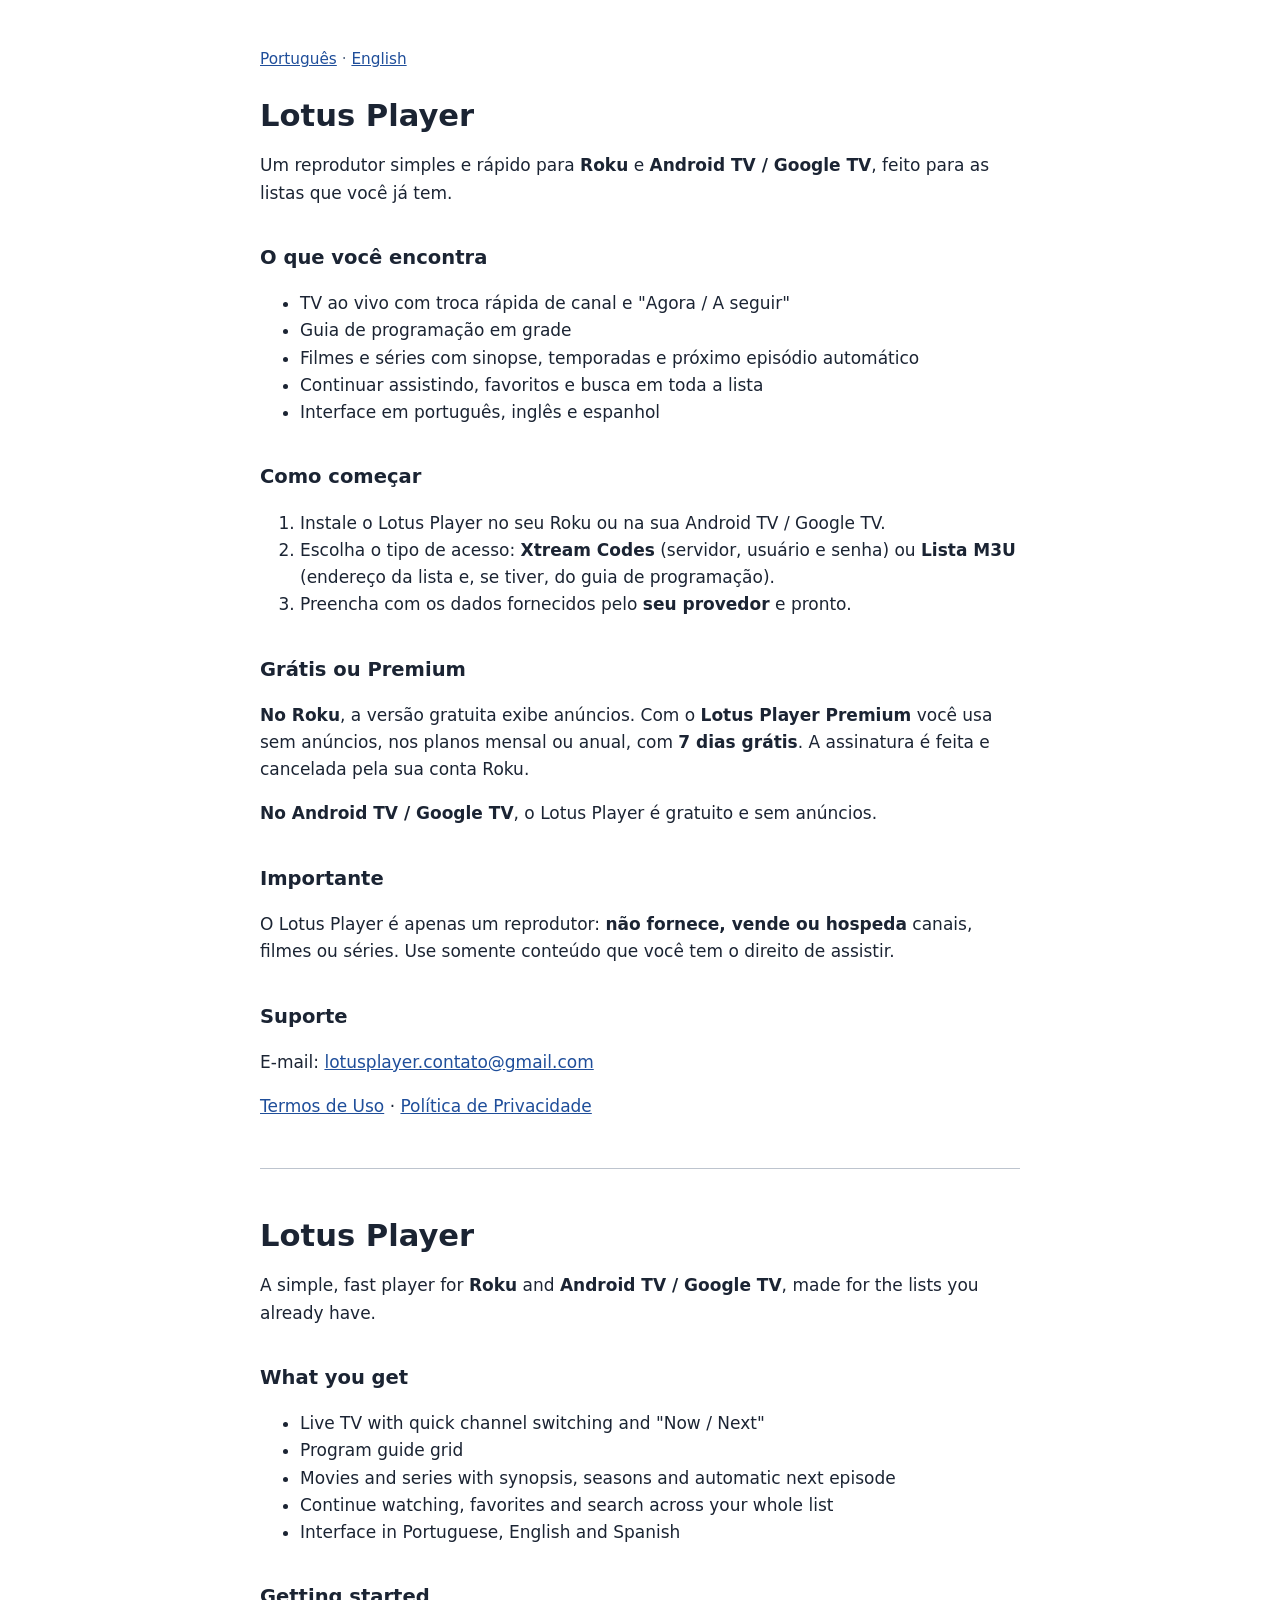
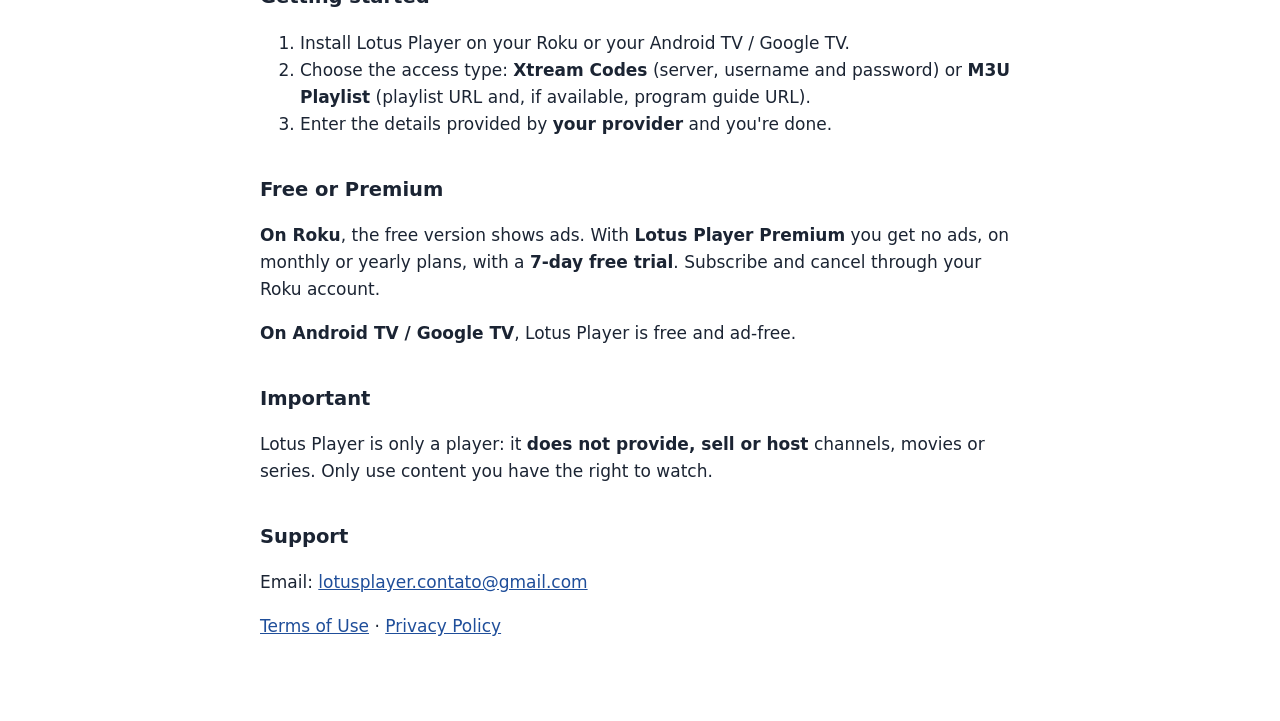
<file: index.html>
<!doctype html>
<html lang="pt-BR">
<head>
<meta charset="utf-8">
<meta name="viewport" content="width=device-width, initial-scale=1">
<title>Lotus Player — player de TV para Roku e Android TV</title>
<meta name="description" content="Lotus Player: reprodutor para Roku e Android TV / Google TV das suas listas de TV, filmes e séries, com guia de programação, favoritos e busca.">
<link rel="stylesheet" href="estilo.css">
</head>
<body>
<main>
<p class="idiomas"><a href="#pt">Português</a> · <a href="#en">English</a></p>

<section id="pt" lang="pt-BR">
<h1>Lotus Player</h1>
<p>Um reprodutor simples e rápido para <strong>Roku</strong> e <strong>Android TV / Google TV</strong>, feito para as listas que você já tem.</p>

<h2>O que você encontra</h2>
<ul>
<li>TV ao vivo com troca rápida de canal e "Agora / A seguir"</li>
<li>Guia de programação em grade</li>
<li>Filmes e séries com sinopse, temporadas e próximo episódio automático</li>
<li>Continuar assistindo, favoritos e busca em toda a lista</li>
<li>Interface em português, inglês e espanhol</li>
</ul>

<h2>Como começar</h2>
<ol>
<li>Instale o Lotus Player no seu Roku ou na sua Android TV / Google TV.</li>
<li>Escolha o tipo de acesso: <strong>Xtream Codes</strong> (servidor, usuário e senha) ou <strong>Lista M3U</strong> (endereço da lista e, se tiver, do guia de programação).</li>
<li>Preencha com os dados fornecidos pelo <strong>seu provedor</strong> e pronto.</li>
</ol>

<h2>Grátis ou Premium</h2>
<p><strong>No Roku</strong>, a versão gratuita exibe anúncios. Com o <strong>Lotus Player Premium</strong> você usa sem anúncios, nos planos mensal ou anual, com <strong>7 dias grátis</strong>. A assinatura é feita e cancelada pela sua conta Roku.</p>
<p><strong>No Android TV / Google TV</strong>, o Lotus Player é gratuito e sem anúncios.</p>

<h2>Importante</h2>
<p>O Lotus Player é apenas um reprodutor: <strong>não fornece, vende ou hospeda</strong> canais, filmes ou séries. Use somente conteúdo que você tem o direito de assistir.</p>

<h2>Suporte</h2>
<p>E-mail: <a href="mailto:lotusplayer.contato@gmail.com">lotusplayer.contato@gmail.com</a></p>
<p><a href="termos.html">Termos de Uso</a> · <a href="privacidade.html">Política de Privacidade</a></p>
</section>

<hr>

<section id="en" lang="en">
<h1>Lotus Player</h1>
<p>A simple, fast player for <strong>Roku</strong> and <strong>Android TV / Google TV</strong>, made for the lists you already have.</p>

<h2>What you get</h2>
<ul>
<li>Live TV with quick channel switching and "Now / Next"</li>
<li>Program guide grid</li>
<li>Movies and series with synopsis, seasons and automatic next episode</li>
<li>Continue watching, favorites and search across your whole list</li>
<li>Interface in Portuguese, English and Spanish</li>
</ul>

<h2>Getting started</h2>
<ol>
<li>Install Lotus Player on your Roku or your Android TV / Google TV.</li>
<li>Choose the access type: <strong>Xtream Codes</strong> (server, username and password) or <strong>M3U Playlist</strong> (playlist URL and, if available, program guide URL).</li>
<li>Enter the details provided by <strong>your provider</strong> and you're done.</li>
</ol>

<h2>Free or Premium</h2>
<p><strong>On Roku</strong>, the free version shows ads. With <strong>Lotus Player Premium</strong> you get no ads, on monthly or yearly plans, with a <strong>7-day free trial</strong>. Subscribe and cancel through your Roku account.</p>
<p><strong>On Android TV / Google TV</strong>, Lotus Player is free and ad-free.</p>

<h2>Important</h2>
<p>Lotus Player is only a player: it <strong>does not provide, sell or host</strong> channels, movies or series. Only use content you have the right to watch.</p>

<h2>Support</h2>
<p>Email: <a href="mailto:lotusplayer.contato@gmail.com">lotusplayer.contato@gmail.com</a></p>
<p><a href="termos.html#en">Terms of Use</a> · <a href="privacidade.html#en">Privacy Policy</a></p>
</section>
</main>
</body>
</html>
</file>
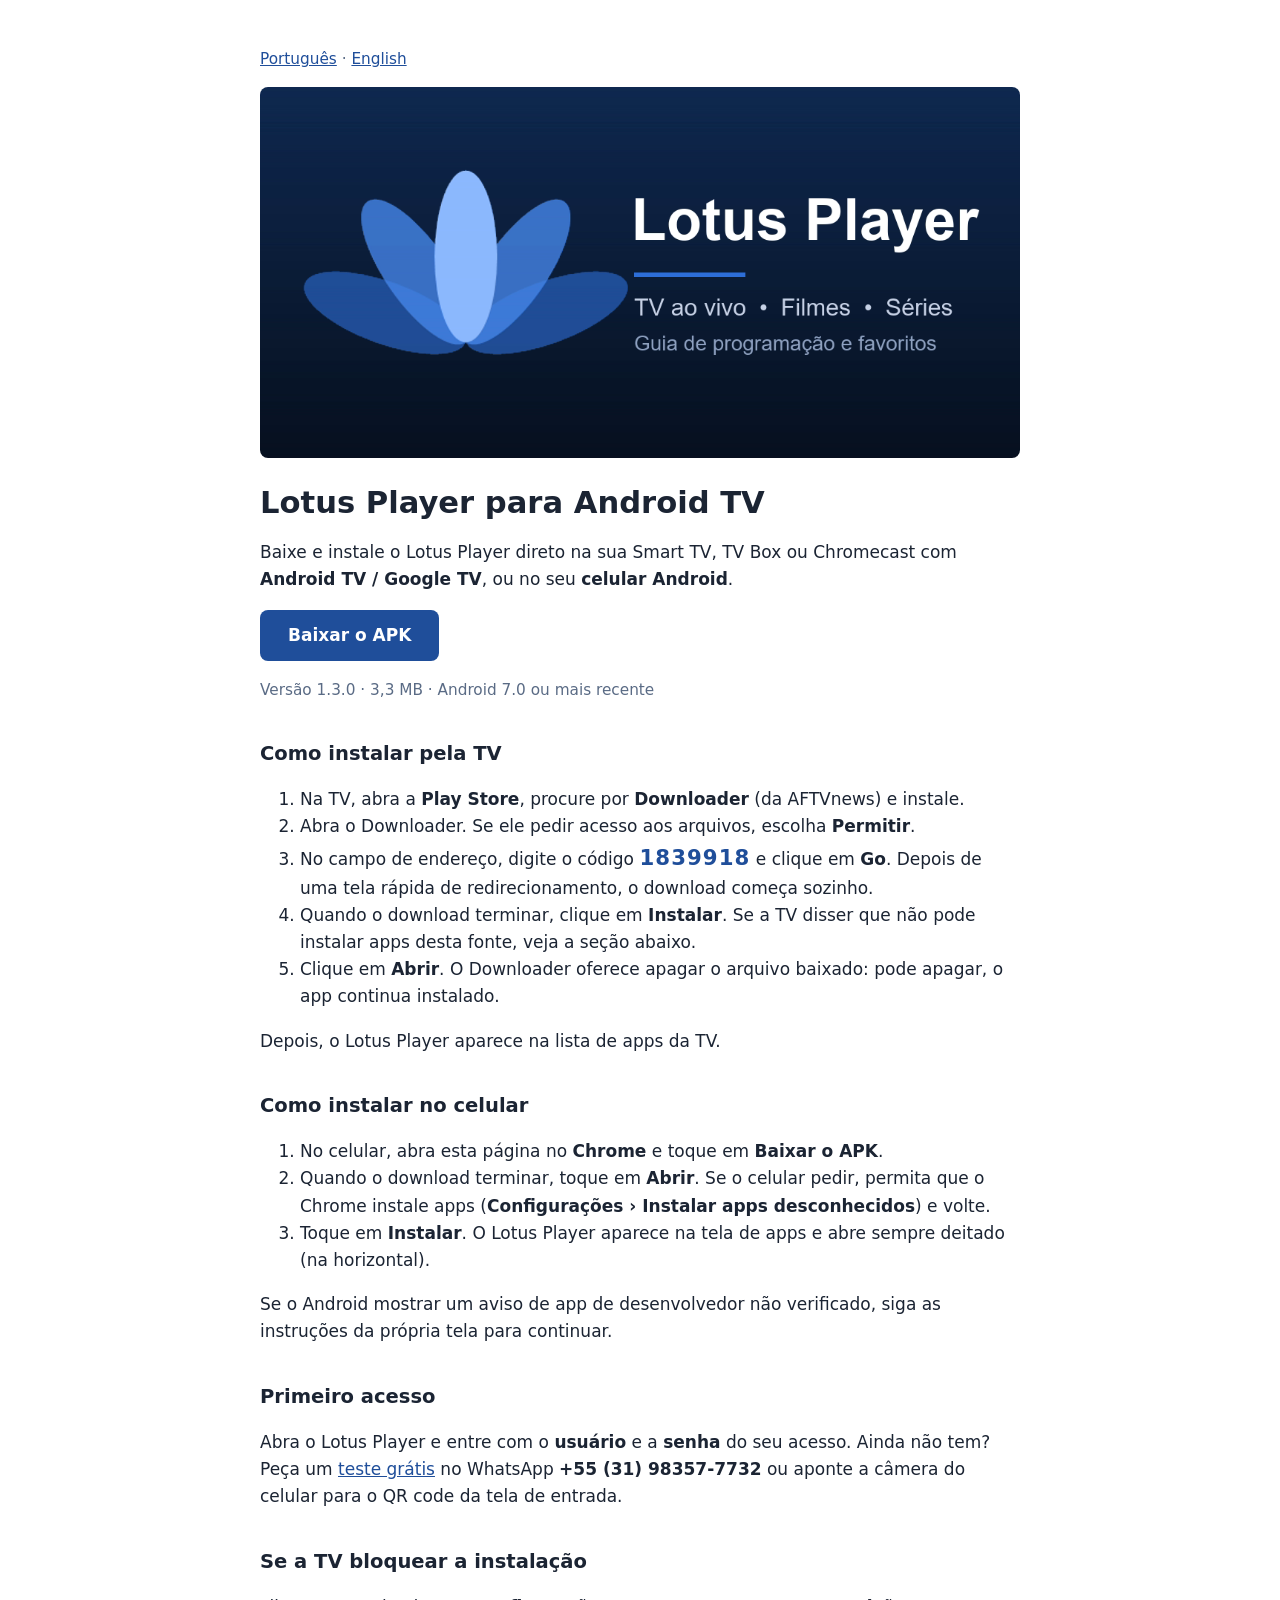
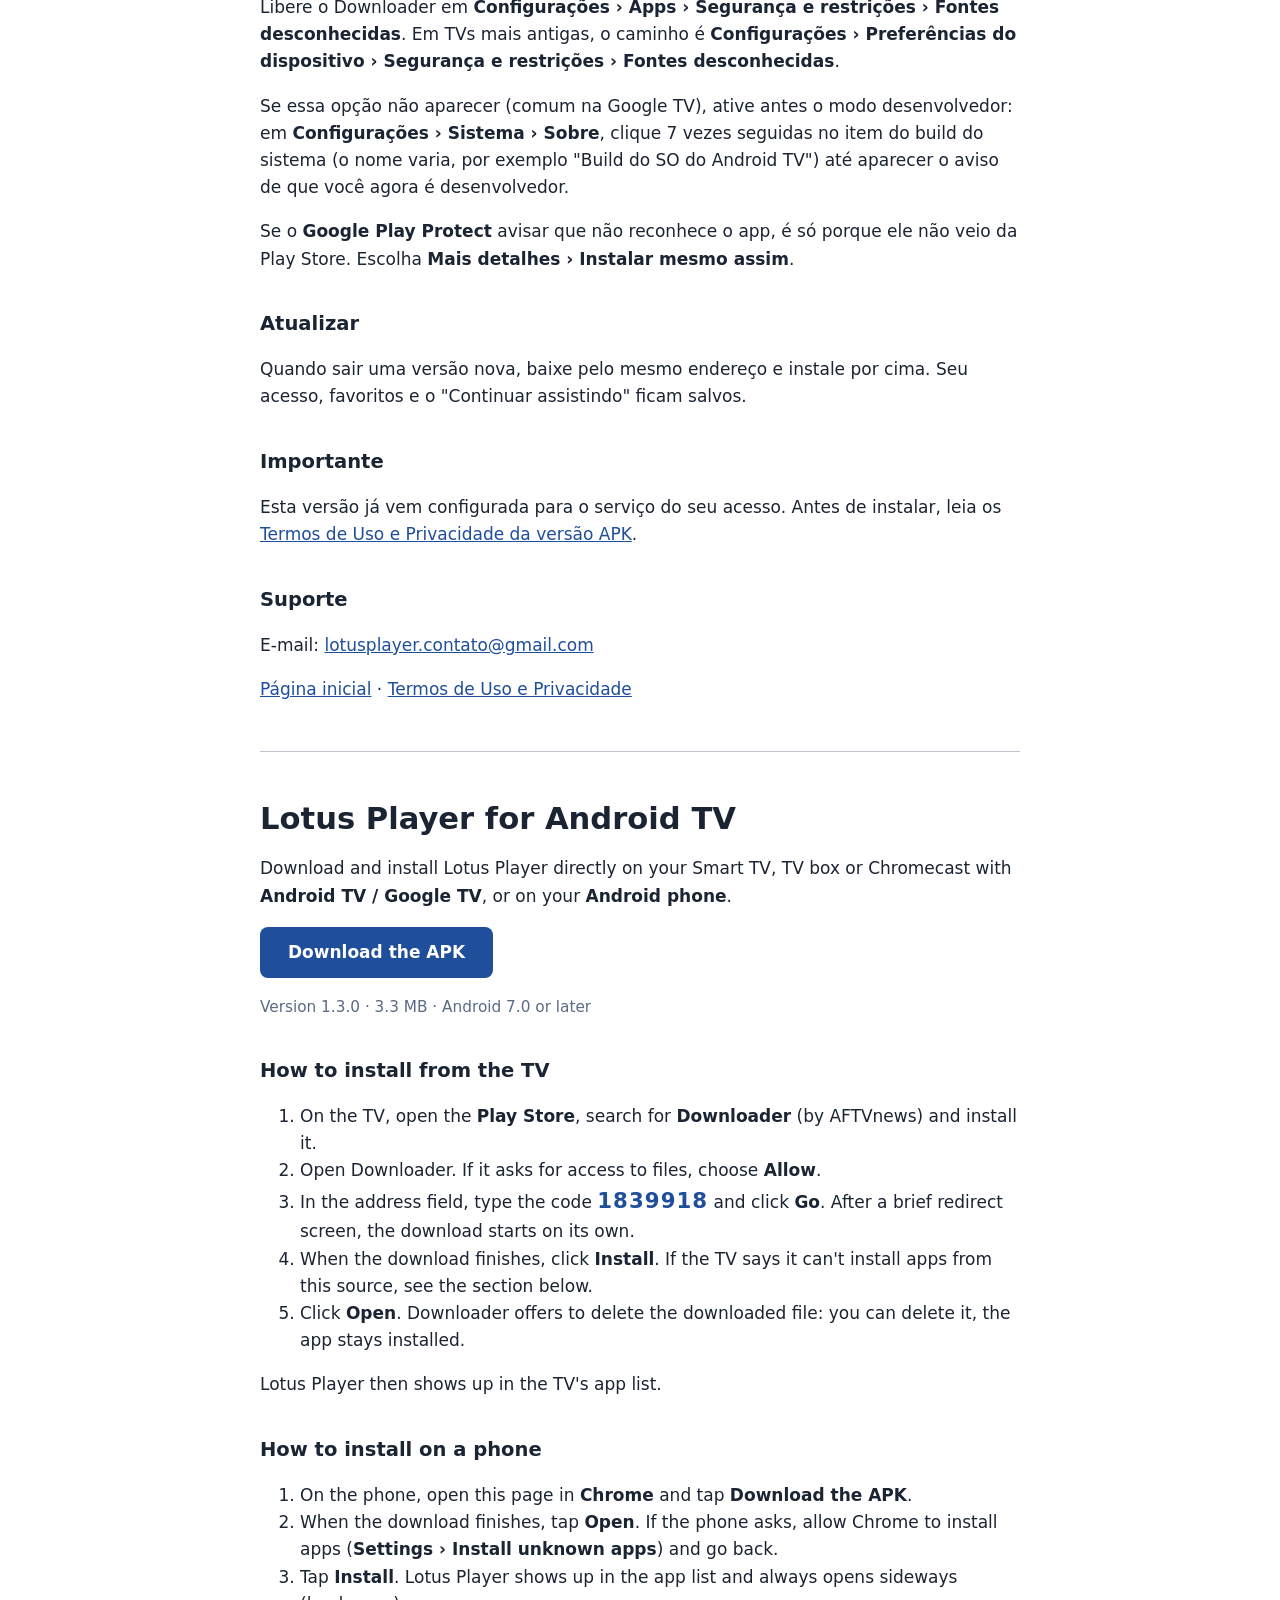
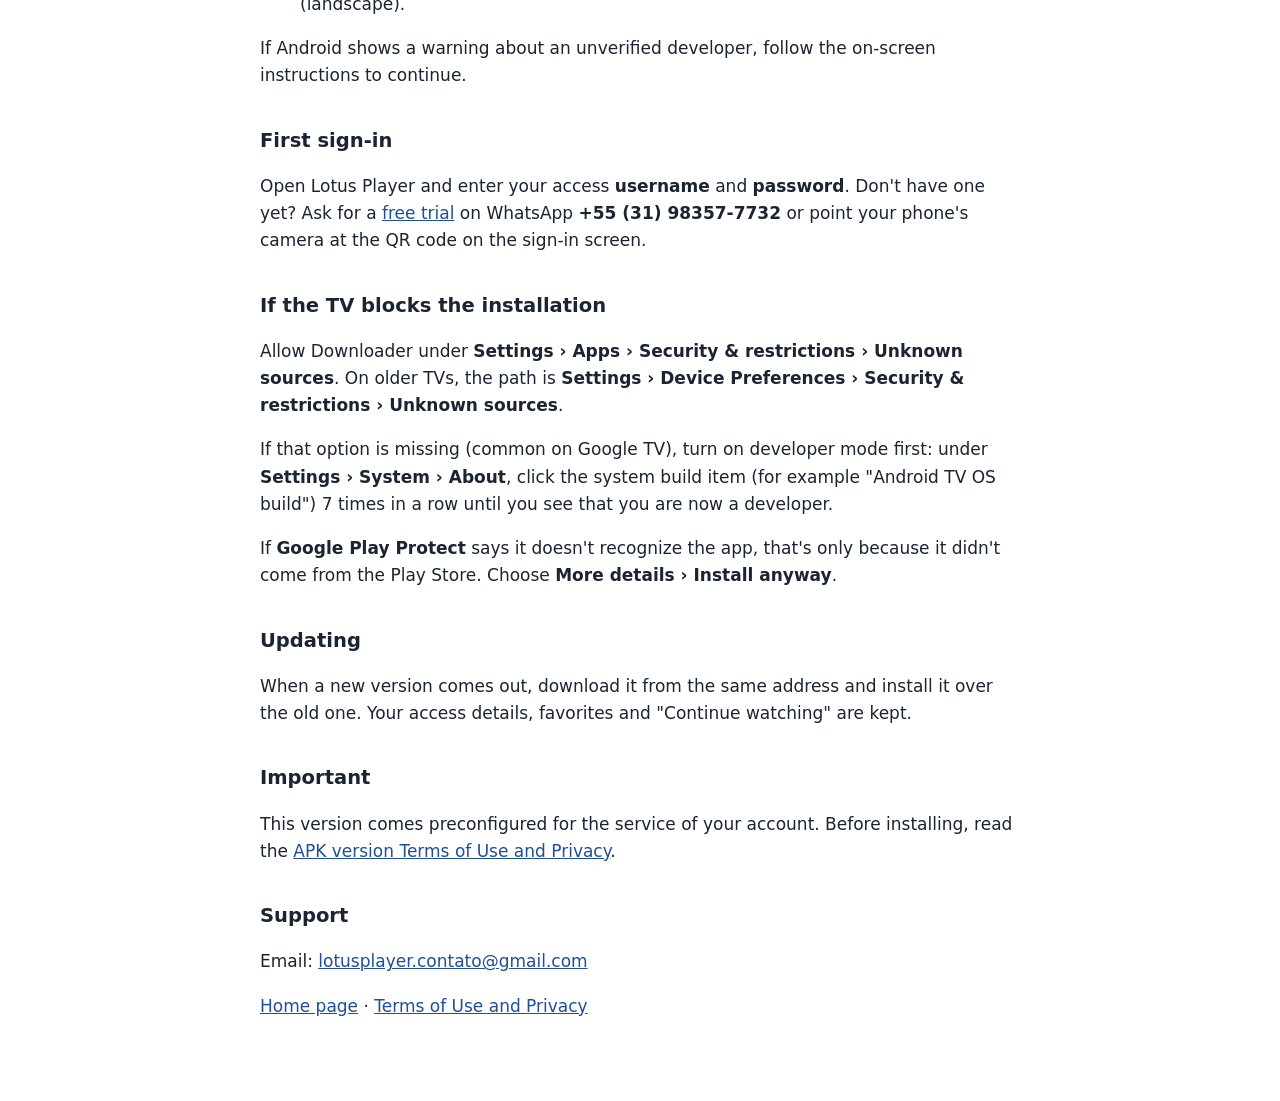
<file: download/index.html>
<!doctype html>
<html lang="pt-BR">
<head>
<meta charset="utf-8">
<meta name="viewport" content="width=device-width, initial-scale=1">
<title>Baixar o Lotus Player para Android TV</title>
<meta name="description" content="Baixe o Lotus Player para Android TV e Google TV e veja como instalar o APK pelo app Downloader.">
<link rel="stylesheet" href="../estilo.css">
</head>
<body>
<main>
<p class="idiomas"><a href="#pt">Português</a> · <a href="#en">English</a></p>

<section id="pt" lang="pt-BR">
<img class="capa" src="destaque.png" width="1024" height="500" alt="Lotus Player">
<h1>Lotus Player para Android TV</h1>
<p>Baixe e instale o Lotus Player direto na sua Smart TV, TV Box ou Chromecast com <strong>Android TV / Google TV</strong>, ou no seu <strong>celular Android</strong>.</p>
<p><a class="baixar" href="lotusplayer.apk" download>Baixar o APK</a></p>
<p class="data">Versão 1.3.0 · 3,3 MB · Android 7.0 ou mais recente</p>

<h2>Como instalar pela TV</h2>
<ol>
<li>Na TV, abra a <strong>Play Store</strong>, procure por <strong>Downloader</strong> (da AFTVnews) e instale.</li>
<li>Abra o Downloader. Se ele pedir acesso aos arquivos, escolha <strong>Permitir</strong>.</li>
<li>No campo de endereço, digite o código <strong class="codigo">1839918</strong> e clique em <strong>Go</strong>. Depois de uma tela rápida de redirecionamento, o download começa sozinho.</li>
<li>Quando o download terminar, clique em <strong>Instalar</strong>. Se a TV disser que não pode instalar apps desta fonte, veja a seção abaixo.</li>
<li>Clique em <strong>Abrir</strong>. O Downloader oferece apagar o arquivo baixado: pode apagar, o app continua instalado.</li>
</ol>
<p>Depois, o Lotus Player aparece na lista de apps da TV.</p>

<h2>Como instalar no celular</h2>
<ol>
<li>No celular, abra esta página no <strong>Chrome</strong> e toque em <strong>Baixar o APK</strong>.</li>
<li>Quando o download terminar, toque em <strong>Abrir</strong>. Se o celular pedir, permita que o Chrome instale apps (<strong>Configurações › Instalar apps desconhecidos</strong>) e volte.</li>
<li>Toque em <strong>Instalar</strong>. O Lotus Player aparece na tela de apps e abre sempre deitado (na horizontal).</li>
</ol>
<p>Se o Android mostrar um aviso de app de desenvolvedor não verificado, siga as instruções da própria tela para continuar.</p>

<h2>Primeiro acesso</h2>
<p>Abra o Lotus Player e entre com o <strong>usuário</strong> e a <strong>senha</strong> do seu acesso. Ainda não tem? Peça um <a href="https://bit.ly/obter-teste-gratuito">teste grátis</a> no WhatsApp <strong>+55 (31) 98357-7732</strong> ou aponte a câmera do celular para o QR code da tela de entrada.</p>

<h2>Se a TV bloquear a instalação</h2>
<p>Libere o Downloader em <strong>Configurações › Apps › Segurança e restrições › Fontes desconhecidas</strong>. Em TVs mais antigas, o caminho é <strong>Configurações › Preferências do dispositivo › Segurança e restrições › Fontes desconhecidas</strong>.</p>
<p>Se essa opção não aparecer (comum na Google TV), ative antes o modo desenvolvedor: em <strong>Configurações › Sistema › Sobre</strong>, clique 7 vezes seguidas no item do build do sistema (o nome varia, por exemplo "Build do SO do Android TV") até aparecer o aviso de que você agora é desenvolvedor.</p>
<p>Se o <strong>Google Play Protect</strong> avisar que não reconhece o app, é só porque ele não veio da Play Store. Escolha <strong>Mais detalhes › Instalar mesmo assim</strong>.</p>

<h2>Atualizar</h2>
<p>Quando sair uma versão nova, baixe pelo mesmo endereço e instale por cima. Seu acesso, favoritos e o "Continuar assistindo" ficam salvos.</p>

<h2>Importante</h2>
<p>Esta versão já vem configurada para o serviço do seu acesso. Antes de instalar, leia os <a href="../termos-apk.html">Termos de Uso e Privacidade da versão APK</a>.</p>

<h2>Suporte</h2>
<p>E-mail: <a href="mailto:lotusplayer.contato@gmail.com">lotusplayer.contato@gmail.com</a></p>
<p><a href="../">Página inicial</a> · <a href="../termos-apk.html">Termos de Uso e Privacidade</a></p>
</section>

<hr>

<section id="en" lang="en">
<h1>Lotus Player for Android TV</h1>
<p>Download and install Lotus Player directly on your Smart TV, TV box or Chromecast with <strong>Android TV / Google TV</strong>, or on your <strong>Android phone</strong>.</p>
<p><a class="baixar" href="lotusplayer.apk" download>Download the APK</a></p>
<p class="data">Version 1.3.0 · 3.3 MB · Android 7.0 or later</p>

<h2>How to install from the TV</h2>
<ol>
<li>On the TV, open the <strong>Play Store</strong>, search for <strong>Downloader</strong> (by AFTVnews) and install it.</li>
<li>Open Downloader. If it asks for access to files, choose <strong>Allow</strong>.</li>
<li>In the address field, type the code <strong class="codigo">1839918</strong> and click <strong>Go</strong>. After a brief redirect screen, the download starts on its own.</li>
<li>When the download finishes, click <strong>Install</strong>. If the TV says it can't install apps from this source, see the section below.</li>
<li>Click <strong>Open</strong>. Downloader offers to delete the downloaded file: you can delete it, the app stays installed.</li>
</ol>
<p>Lotus Player then shows up in the TV's app list.</p>

<h2>How to install on a phone</h2>
<ol>
<li>On the phone, open this page in <strong>Chrome</strong> and tap <strong>Download the APK</strong>.</li>
<li>When the download finishes, tap <strong>Open</strong>. If the phone asks, allow Chrome to install apps (<strong>Settings › Install unknown apps</strong>) and go back.</li>
<li>Tap <strong>Install</strong>. Lotus Player shows up in the app list and always opens sideways (landscape).</li>
</ol>
<p>If Android shows a warning about an unverified developer, follow the on-screen instructions to continue.</p>

<h2>First sign-in</h2>
<p>Open Lotus Player and enter your access <strong>username</strong> and <strong>password</strong>. Don't have one yet? Ask for a <a href="https://bit.ly/obter-teste-gratuito">free trial</a> on WhatsApp <strong>+55 (31) 98357-7732</strong> or point your phone's camera at the QR code on the sign-in screen.</p>

<h2>If the TV blocks the installation</h2>
<p>Allow Downloader under <strong>Settings › Apps › Security &amp; restrictions › Unknown sources</strong>. On older TVs, the path is <strong>Settings › Device Preferences › Security &amp; restrictions › Unknown sources</strong>.</p>
<p>If that option is missing (common on Google TV), turn on developer mode first: under <strong>Settings › System › About</strong>, click the system build item (for example "Android TV OS build") 7 times in a row until you see that you are now a developer.</p>
<p>If <strong>Google Play Protect</strong> says it doesn't recognize the app, that's only because it didn't come from the Play Store. Choose <strong>More details › Install anyway</strong>.</p>

<h2>Updating</h2>
<p>When a new version comes out, download it from the same address and install it over the old one. Your access details, favorites and "Continue watching" are kept.</p>

<h2>Important</h2>
<p>This version comes preconfigured for the service of your account. Before installing, read the <a href="../termos-apk.html#en">APK version Terms of Use and Privacy</a>.</p>

<h2>Support</h2>
<p>Email: <a href="mailto:lotusplayer.contato@gmail.com">lotusplayer.contato@gmail.com</a></p>
<p><a href="../">Home page</a> · <a href="../termos-apk.html#en">Terms of Use and Privacy</a></p>
</section>
</main>
</body>
</html>
</file>
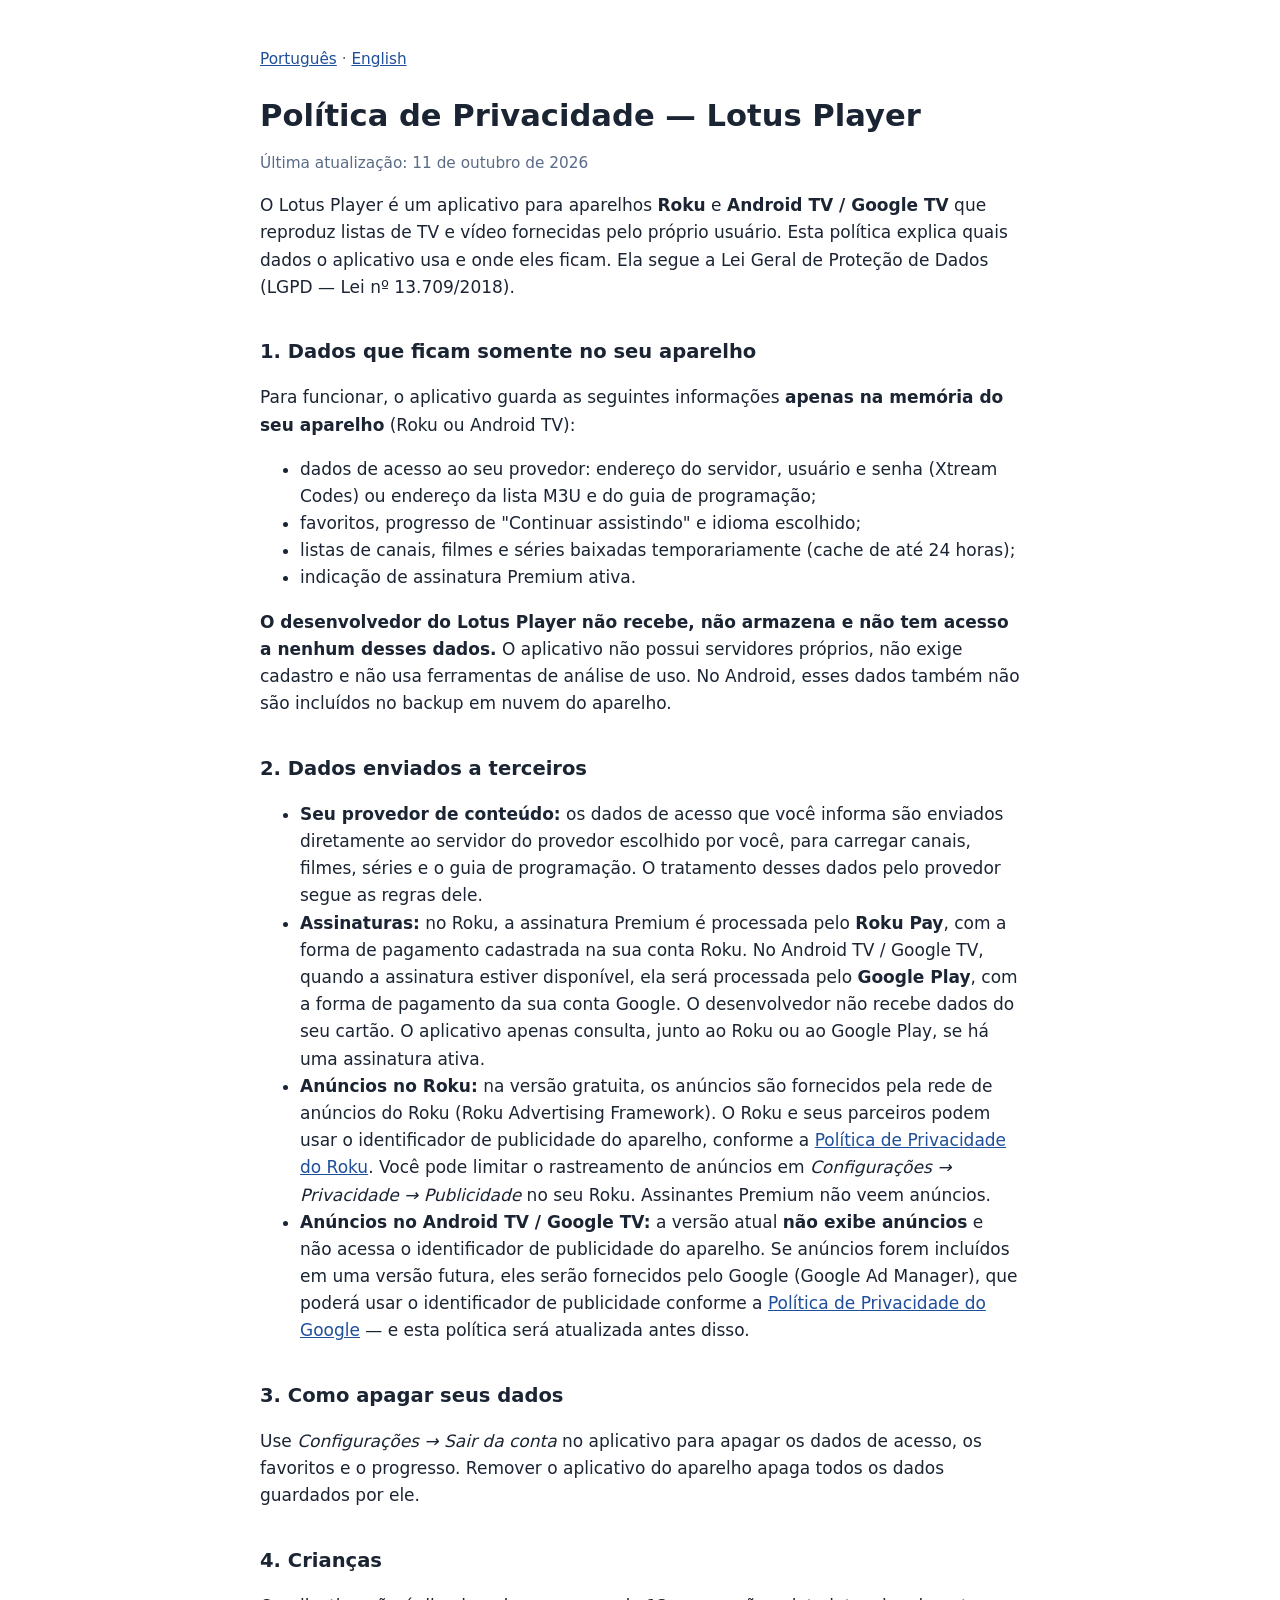
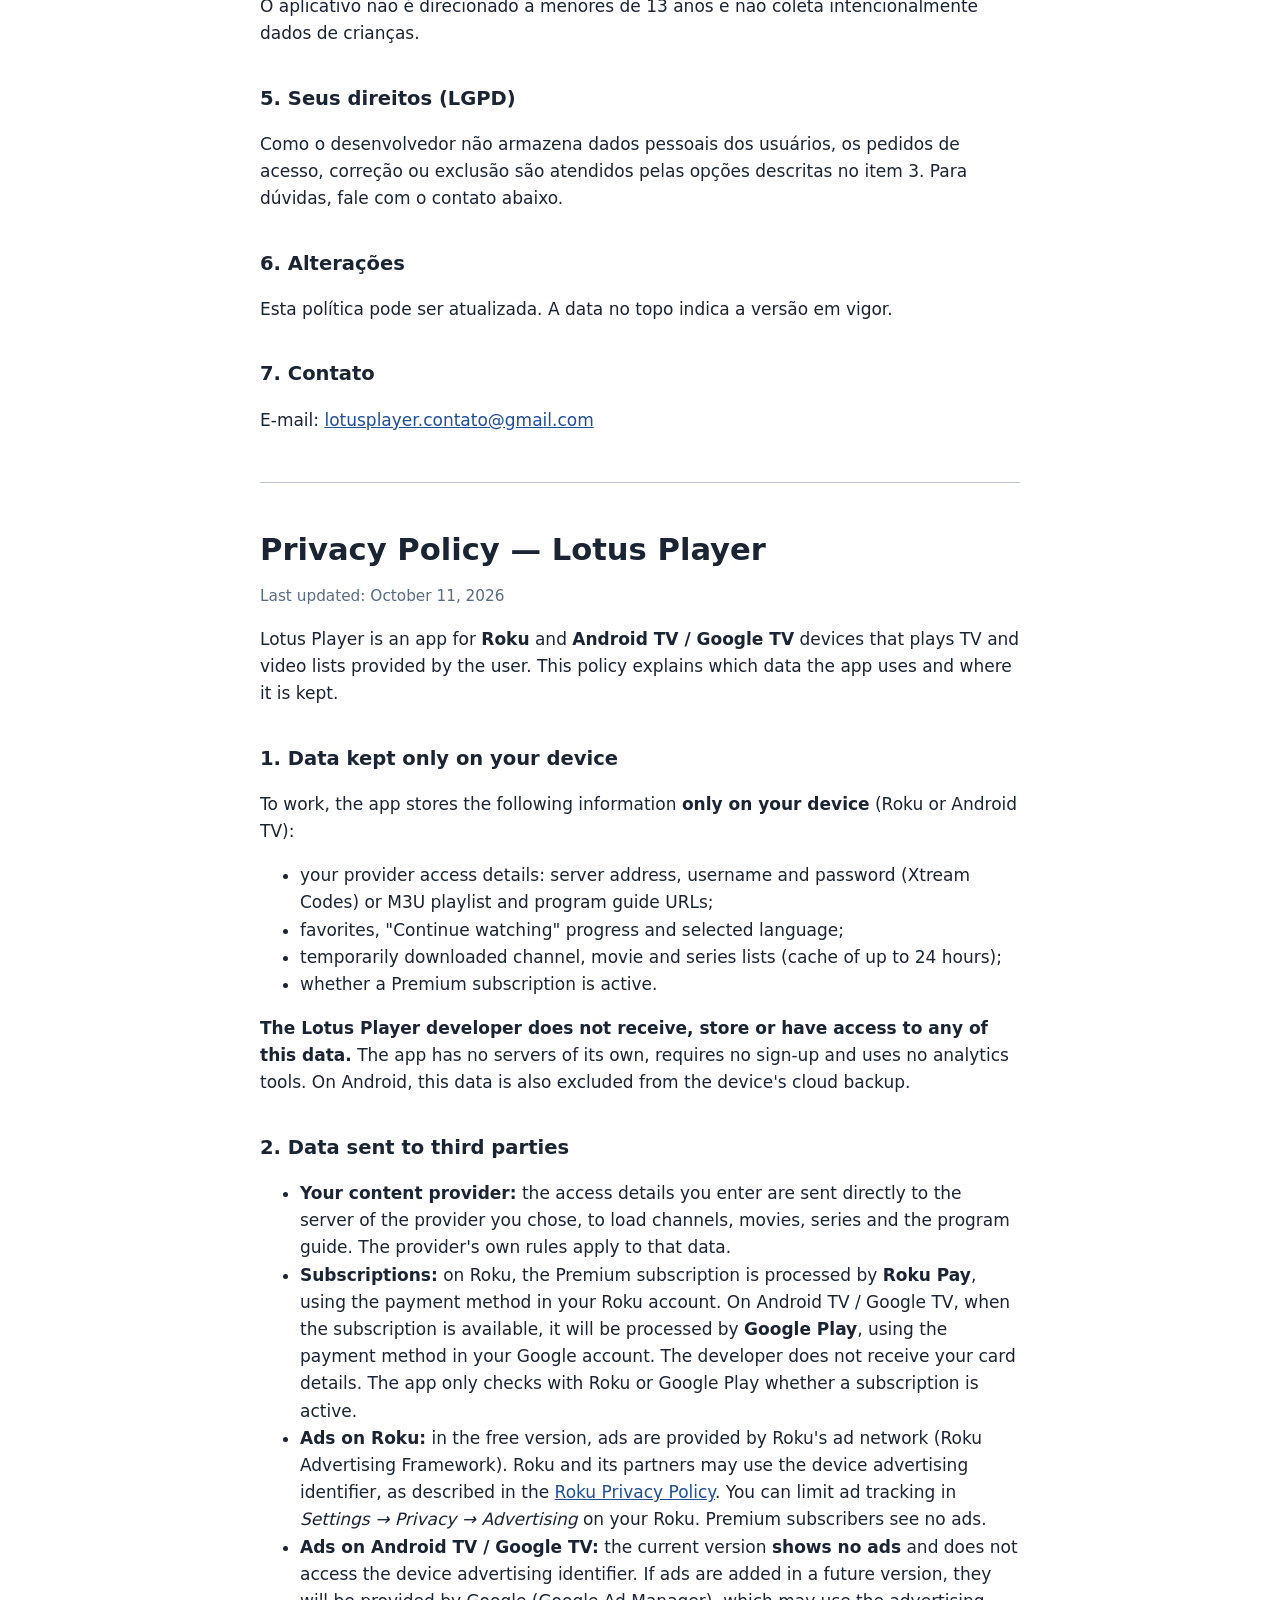
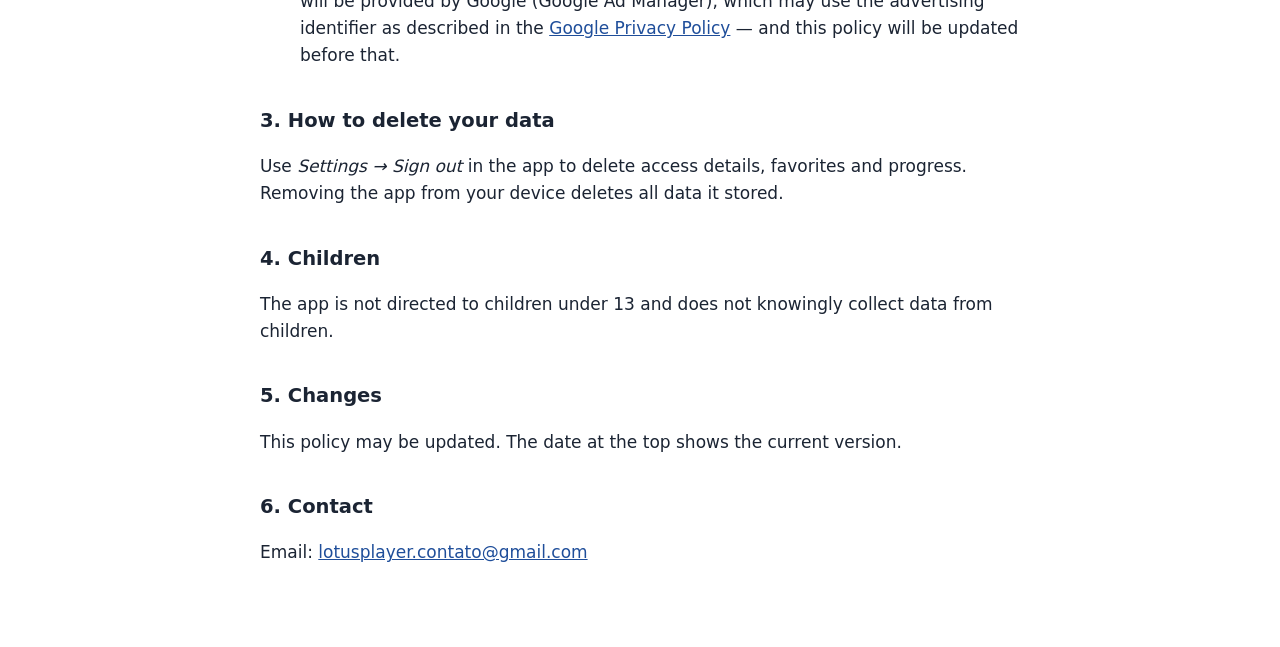
<file: privacidade.html>
<!doctype html>
<html lang="pt-BR">
<head>
<meta charset="utf-8">
<meta name="viewport" content="width=device-width, initial-scale=1">
<title>Lotus Player — Política de Privacidade</title>
<link rel="stylesheet" href="estilo.css">
</head>
<body>
<main>
<p class="idiomas"><a href="#pt">Português</a> · <a href="#en">English</a></p>

<section id="pt" lang="pt-BR">
<h1>Política de Privacidade — Lotus Player</h1>
<p class="data">Última atualização: 11 de outubro de 2026</p>

<p>O Lotus Player é um aplicativo para aparelhos <strong>Roku</strong> e <strong>Android TV / Google TV</strong> que reproduz listas de TV e vídeo fornecidas pelo próprio usuário. Esta política explica quais dados o aplicativo usa e onde eles ficam. Ela segue a Lei Geral de Proteção de Dados (LGPD — Lei nº 13.709/2018).</p>

<h2>1. Dados que ficam somente no seu aparelho</h2>
<p>Para funcionar, o aplicativo guarda as seguintes informações <strong>apenas na memória do seu aparelho</strong> (Roku ou Android TV):</p>
<ul>
<li>dados de acesso ao seu provedor: endereço do servidor, usuário e senha (Xtream Codes) ou endereço da lista M3U e do guia de programação;</li>
<li>favoritos, progresso de "Continuar assistindo" e idioma escolhido;</li>
<li>listas de canais, filmes e séries baixadas temporariamente (cache de até 24 horas);</li>
<li>indicação de assinatura Premium ativa.</li>
</ul>
<p><strong>O desenvolvedor do Lotus Player não recebe, não armazena e não tem acesso a nenhum desses dados.</strong> O aplicativo não possui servidores próprios, não exige cadastro e não usa ferramentas de análise de uso. No Android, esses dados também não são incluídos no backup em nuvem do aparelho.</p>

<h2>2. Dados enviados a terceiros</h2>
<ul>
<li><strong>Seu provedor de conteúdo:</strong> os dados de acesso que você informa são enviados diretamente ao servidor do provedor escolhido por você, para carregar canais, filmes, séries e o guia de programação. O tratamento desses dados pelo provedor segue as regras dele.</li>
<li><strong>Assinaturas:</strong> no Roku, a assinatura Premium é processada pelo <strong>Roku Pay</strong>, com a forma de pagamento cadastrada na sua conta Roku. No Android TV / Google TV, quando a assinatura estiver disponível, ela será processada pelo <strong>Google Play</strong>, com a forma de pagamento da sua conta Google. O desenvolvedor não recebe dados do seu cartão. O aplicativo apenas consulta, junto ao Roku ou ao Google Play, se há uma assinatura ativa.</li>
<li><strong>Anúncios no Roku:</strong> na versão gratuita, os anúncios são fornecidos pela rede de anúncios do Roku (Roku Advertising Framework). O Roku e seus parceiros podem usar o identificador de publicidade do aparelho, conforme a <a href="https://docs.roku.com/published/userprivacypolicy/pt-br">Política de Privacidade do Roku</a>. Você pode limitar o rastreamento de anúncios em <em>Configurações → Privacidade → Publicidade</em> no seu Roku. Assinantes Premium não veem anúncios.</li>
<li><strong>Anúncios no Android TV / Google TV:</strong> a versão atual <strong>não exibe anúncios</strong> e não acessa o identificador de publicidade do aparelho. Se anúncios forem incluídos em uma versão futura, eles serão fornecidos pelo Google (Google Ad Manager), que poderá usar o identificador de publicidade conforme a <a href="https://policies.google.com/privacy?hl=pt-BR">Política de Privacidade do Google</a> — e esta política será atualizada antes disso.</li>
</ul>

<h2>3. Como apagar seus dados</h2>
<p>Use <em>Configurações → Sair da conta</em> no aplicativo para apagar os dados de acesso, os favoritos e o progresso. Remover o aplicativo do aparelho apaga todos os dados guardados por ele.</p>

<h2>4. Crianças</h2>
<p>O aplicativo não é direcionado a menores de 13 anos e não coleta intencionalmente dados de crianças.</p>

<h2>5. Seus direitos (LGPD)</h2>
<p>Como o desenvolvedor não armazena dados pessoais dos usuários, os pedidos de acesso, correção ou exclusão são atendidos pelas opções descritas no item 3. Para dúvidas, fale com o contato abaixo.</p>

<h2>6. Alterações</h2>
<p>Esta política pode ser atualizada. A data no topo indica a versão em vigor.</p>

<h2>7. Contato</h2>
<p>E-mail: <a href="mailto:lotusplayer.contato@gmail.com">lotusplayer.contato@gmail.com</a></p>
</section>

<hr>

<section id="en" lang="en">
<h1>Privacy Policy — Lotus Player</h1>
<p class="data">Last updated: October 11, 2026</p>

<p>Lotus Player is an app for <strong>Roku</strong> and <strong>Android TV / Google TV</strong> devices that plays TV and video lists provided by the user. This policy explains which data the app uses and where it is kept.</p>

<h2>1. Data kept only on your device</h2>
<p>To work, the app stores the following information <strong>only on your device</strong> (Roku or Android TV):</p>
<ul>
<li>your provider access details: server address, username and password (Xtream Codes) or M3U playlist and program guide URLs;</li>
<li>favorites, "Continue watching" progress and selected language;</li>
<li>temporarily downloaded channel, movie and series lists (cache of up to 24 hours);</li>
<li>whether a Premium subscription is active.</li>
</ul>
<p><strong>The Lotus Player developer does not receive, store or have access to any of this data.</strong> The app has no servers of its own, requires no sign-up and uses no analytics tools. On Android, this data is also excluded from the device's cloud backup.</p>

<h2>2. Data sent to third parties</h2>
<ul>
<li><strong>Your content provider:</strong> the access details you enter are sent directly to the server of the provider you chose, to load channels, movies, series and the program guide. The provider's own rules apply to that data.</li>
<li><strong>Subscriptions:</strong> on Roku, the Premium subscription is processed by <strong>Roku Pay</strong>, using the payment method in your Roku account. On Android TV / Google TV, when the subscription is available, it will be processed by <strong>Google Play</strong>, using the payment method in your Google account. The developer does not receive your card details. The app only checks with Roku or Google Play whether a subscription is active.</li>
<li><strong>Ads on Roku:</strong> in the free version, ads are provided by Roku's ad network (Roku Advertising Framework). Roku and its partners may use the device advertising identifier, as described in the <a href="https://docs.roku.com/published/userprivacypolicy/en/us">Roku Privacy Policy</a>. You can limit ad tracking in <em>Settings → Privacy → Advertising</em> on your Roku. Premium subscribers see no ads.</li>
<li><strong>Ads on Android TV / Google TV:</strong> the current version <strong>shows no ads</strong> and does not access the device advertising identifier. If ads are added in a future version, they will be provided by Google (Google Ad Manager), which may use the advertising identifier as described in the <a href="https://policies.google.com/privacy?hl=en">Google Privacy Policy</a> — and this policy will be updated before that.</li>
</ul>

<h2>3. How to delete your data</h2>
<p>Use <em>Settings → Sign out</em> in the app to delete access details, favorites and progress. Removing the app from your device deletes all data it stored.</p>

<h2>4. Children</h2>
<p>The app is not directed to children under 13 and does not knowingly collect data from children.</p>

<h2>5. Changes</h2>
<p>This policy may be updated. The date at the top shows the current version.</p>

<h2>6. Contact</h2>
<p>Email: <a href="mailto:lotusplayer.contato@gmail.com">lotusplayer.contato@gmail.com</a></p>
</section>
</main>
</body>
</html>
</file>
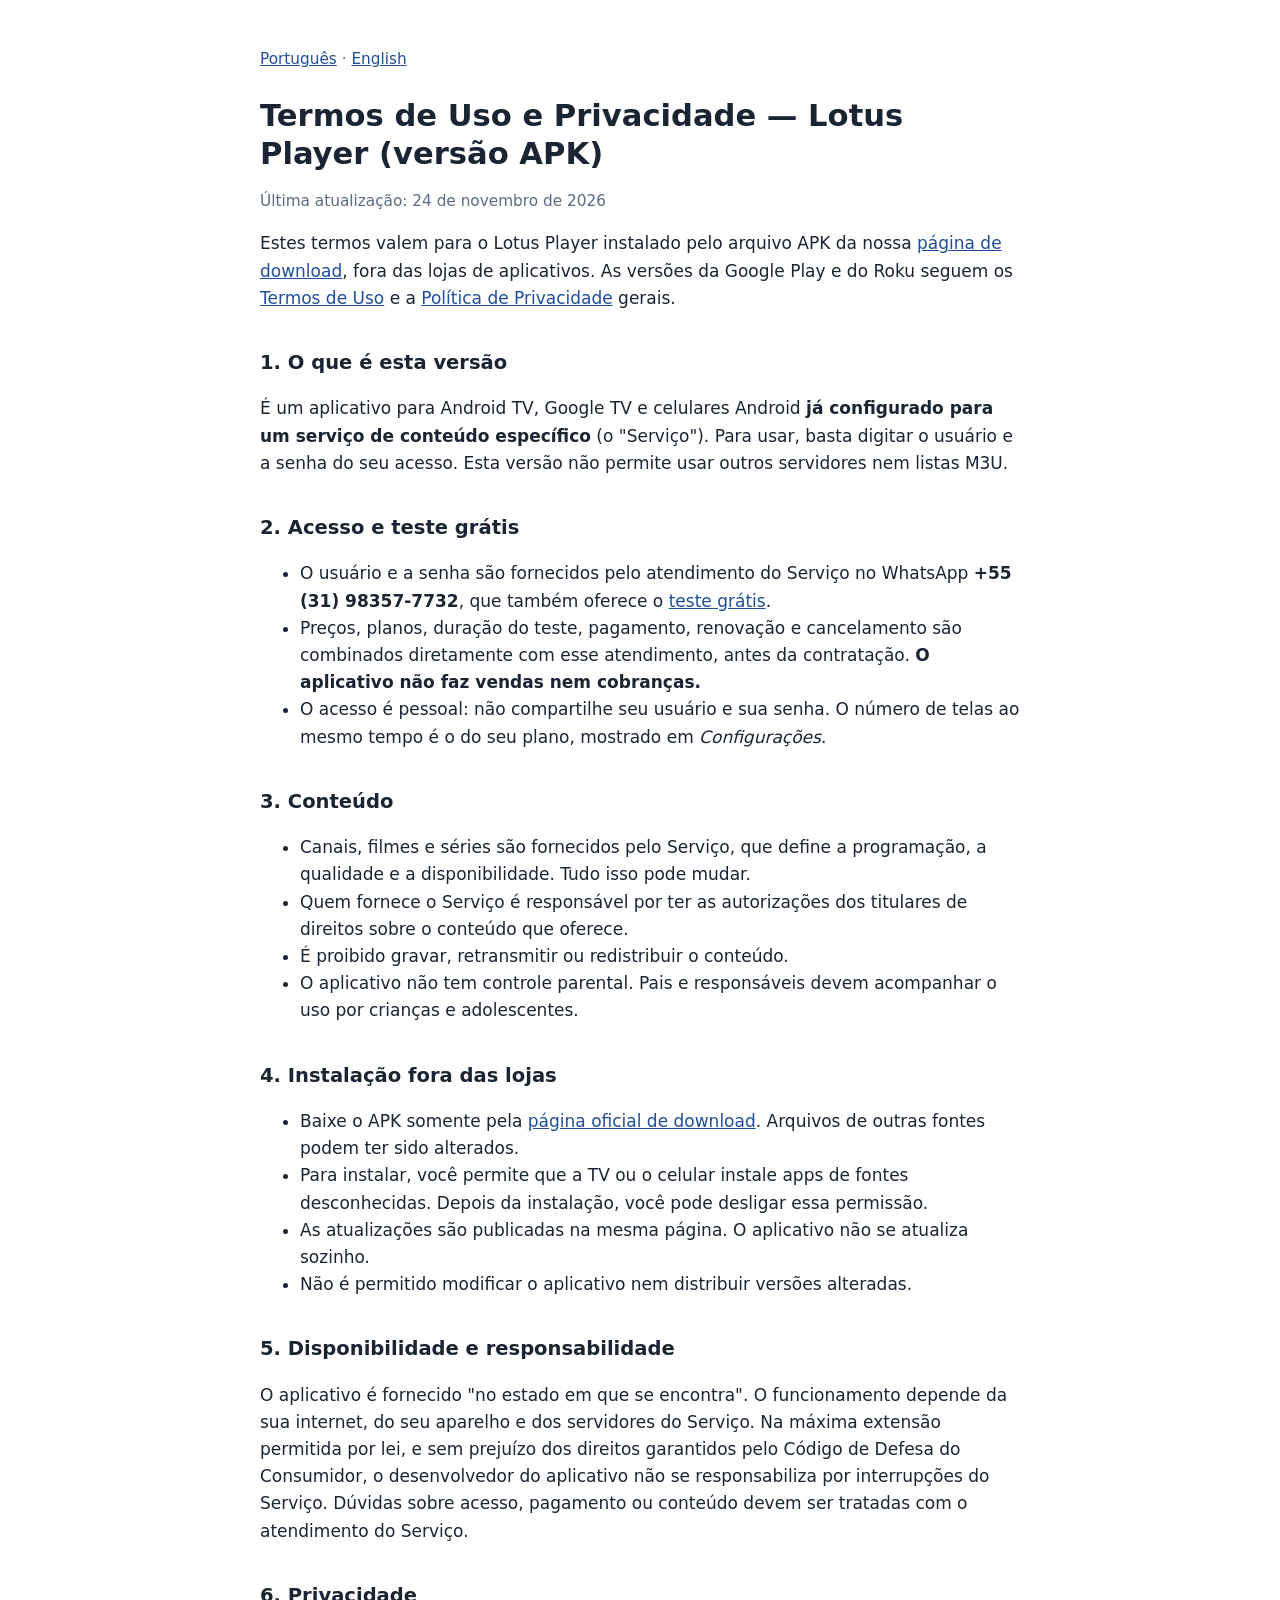
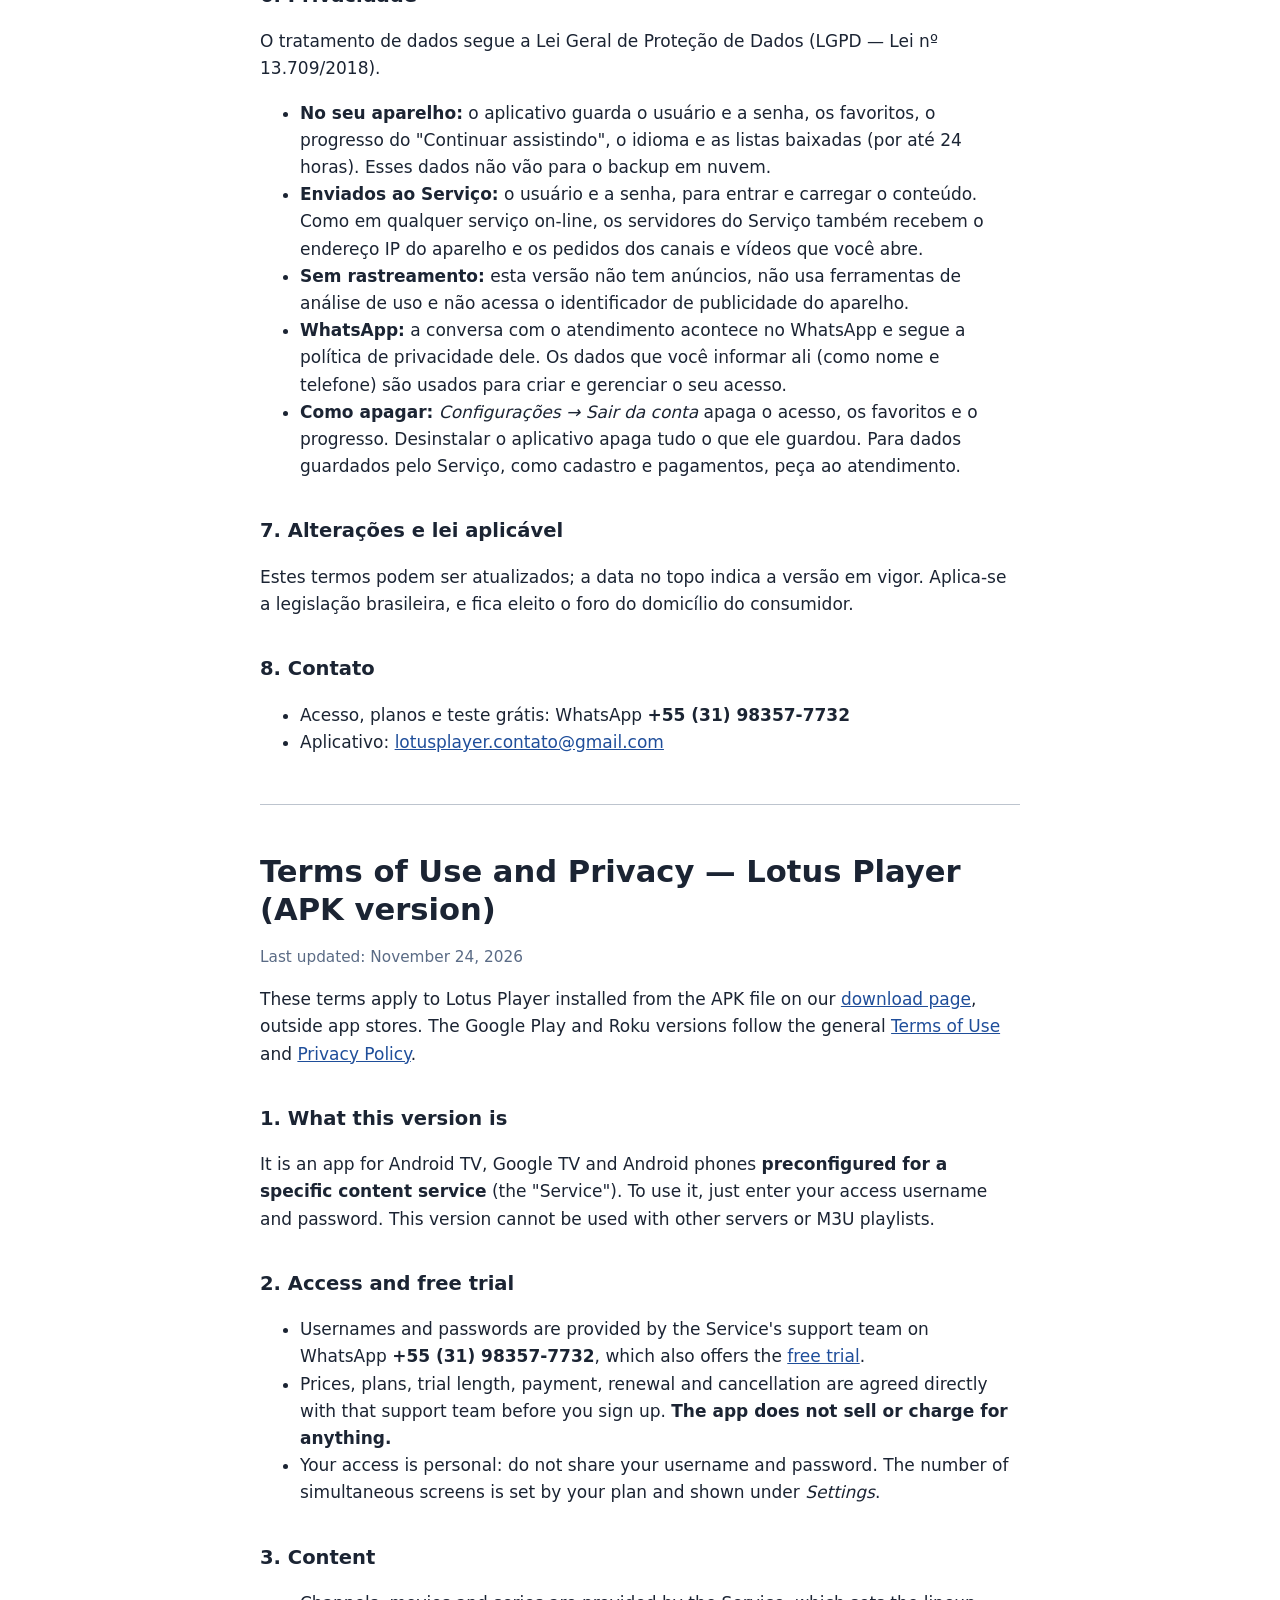
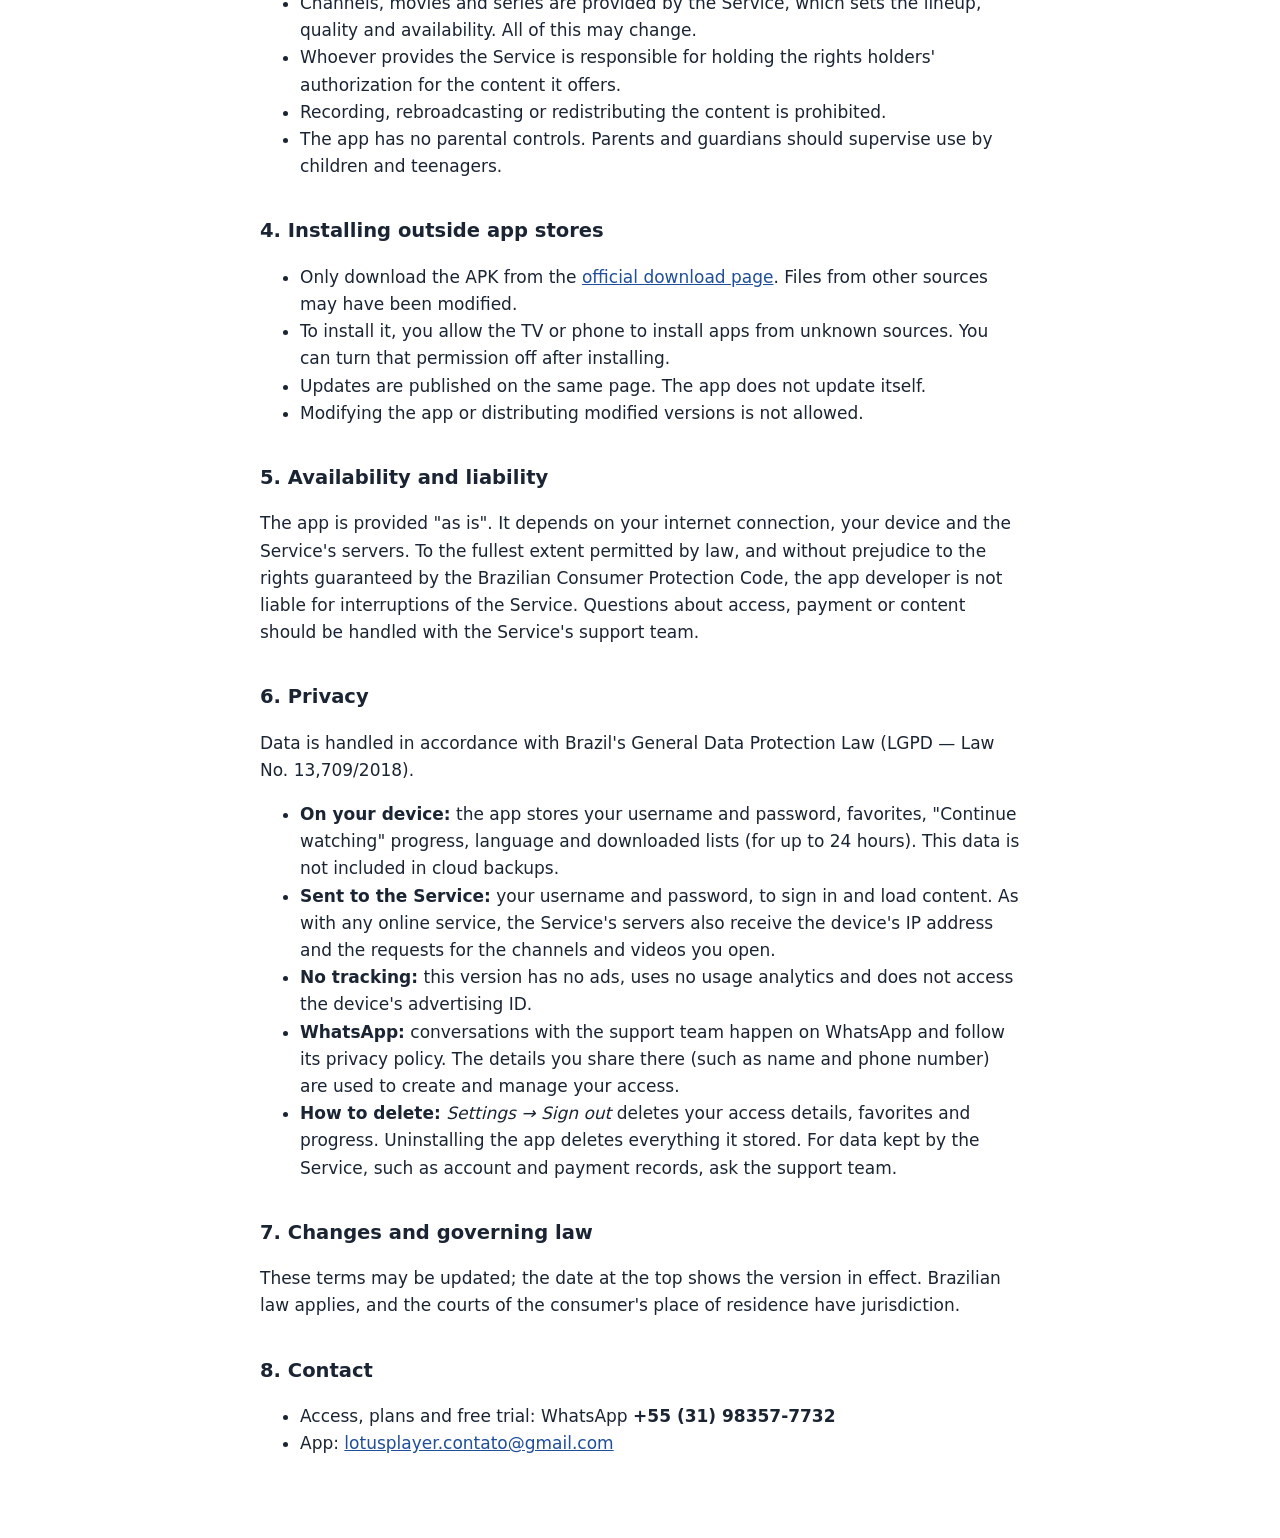
<file: termos-apk.html>
<!doctype html>
<html lang="pt-BR">
<head>
<meta charset="utf-8">
<meta name="viewport" content="width=device-width, initial-scale=1">
<title>Termos de Uso e Privacidade — Lotus Player (versão APK)</title>
<meta name="description" content="Termos de uso e política de privacidade do Lotus Player instalado pelo APK, fora das lojas de aplicativos.">
<link rel="stylesheet" href="estilo.css">
</head>
<body>
<main>
<p class="idiomas"><a href="#pt">Português</a> · <a href="#en">English</a></p>

<section id="pt" lang="pt-BR">
<h1>Termos de Uso e Privacidade — Lotus Player (versão APK)</h1>
<p class="data">Última atualização: 24 de novembro de 2026</p>
<p>Estes termos valem para o Lotus Player instalado pelo arquivo APK da nossa <a href="download/">página de download</a>, fora das lojas de aplicativos. As versões da Google Play e do Roku seguem os <a href="termos.html">Termos de Uso</a> e a <a href="privacidade.html">Política de Privacidade</a> gerais.</p>

<h2>1. O que é esta versão</h2>
<p>É um aplicativo para Android TV, Google TV e celulares Android <strong>já configurado para um serviço de conteúdo específico</strong> (o "Serviço"). Para usar, basta digitar o usuário e a senha do seu acesso. Esta versão não permite usar outros servidores nem listas M3U.</p>

<h2>2. Acesso e teste grátis</h2>
<ul>
<li>O usuário e a senha são fornecidos pelo atendimento do Serviço no WhatsApp <strong>+55 (31) 98357-7732</strong>, que também oferece o <a href="https://bit.ly/obter-teste-gratuito">teste grátis</a>.</li>
<li>Preços, planos, duração do teste, pagamento, renovação e cancelamento são combinados diretamente com esse atendimento, antes da contratação. <strong>O aplicativo não faz vendas nem cobranças.</strong></li>
<li>O acesso é pessoal: não compartilhe seu usuário e sua senha. O número de telas ao mesmo tempo é o do seu plano, mostrado em <em>Configurações</em>.</li>
</ul>

<h2>3. Conteúdo</h2>
<ul>
<li>Canais, filmes e séries são fornecidos pelo Serviço, que define a programação, a qualidade e a disponibilidade. Tudo isso pode mudar.</li>
<li>Quem fornece o Serviço é responsável por ter as autorizações dos titulares de direitos sobre o conteúdo que oferece.</li>
<li>É proibido gravar, retransmitir ou redistribuir o conteúdo.</li>
<li>O aplicativo não tem controle parental. Pais e responsáveis devem acompanhar o uso por crianças e adolescentes.</li>
</ul>

<h2>4. Instalação fora das lojas</h2>
<ul>
<li>Baixe o APK somente pela <a href="download/">página oficial de download</a>. Arquivos de outras fontes podem ter sido alterados.</li>
<li>Para instalar, você permite que a TV ou o celular instale apps de fontes desconhecidas. Depois da instalação, você pode desligar essa permissão.</li>
<li>As atualizações são publicadas na mesma página. O aplicativo não se atualiza sozinho.</li>
<li>Não é permitido modificar o aplicativo nem distribuir versões alteradas.</li>
</ul>

<h2>5. Disponibilidade e responsabilidade</h2>
<p>O aplicativo é fornecido "no estado em que se encontra". O funcionamento depende da sua internet, do seu aparelho e dos servidores do Serviço. Na máxima extensão permitida por lei, e sem prejuízo dos direitos garantidos pelo Código de Defesa do Consumidor, o desenvolvedor do aplicativo não se responsabiliza por interrupções do Serviço. Dúvidas sobre acesso, pagamento ou conteúdo devem ser tratadas com o atendimento do Serviço.</p>

<h2 id="privacidade">6. Privacidade</h2>
<p>O tratamento de dados segue a Lei Geral de Proteção de Dados (LGPD — Lei nº 13.709/2018).</p>
<ul>
<li><strong>No seu aparelho:</strong> o aplicativo guarda o usuário e a senha, os favoritos, o progresso do "Continuar assistindo", o idioma e as listas baixadas (por até 24 horas). Esses dados não vão para o backup em nuvem.</li>
<li><strong>Enviados ao Serviço:</strong> o usuário e a senha, para entrar e carregar o conteúdo. Como em qualquer serviço on-line, os servidores do Serviço também recebem o endereço IP do aparelho e os pedidos dos canais e vídeos que você abre.</li>
<li><strong>Sem rastreamento:</strong> esta versão não tem anúncios, não usa ferramentas de análise de uso e não acessa o identificador de publicidade do aparelho.</li>
<li><strong>WhatsApp:</strong> a conversa com o atendimento acontece no WhatsApp e segue a política de privacidade dele. Os dados que você informar ali (como nome e telefone) são usados para criar e gerenciar o seu acesso.</li>
<li><strong>Como apagar:</strong> <em>Configurações → Sair da conta</em> apaga o acesso, os favoritos e o progresso. Desinstalar o aplicativo apaga tudo o que ele guardou. Para dados guardados pelo Serviço, como cadastro e pagamentos, peça ao atendimento.</li>
</ul>

<h2>7. Alterações e lei aplicável</h2>
<p>Estes termos podem ser atualizados; a data no topo indica a versão em vigor. Aplica-se a legislação brasileira, e fica eleito o foro do domicílio do consumidor.</p>

<h2>8. Contato</h2>
<ul>
<li>Acesso, planos e teste grátis: WhatsApp <strong>+55 (31) 98357-7732</strong></li>
<li>Aplicativo: <a href="mailto:lotusplayer.contato@gmail.com">lotusplayer.contato@gmail.com</a></li>
</ul>
</section>

<hr>

<section id="en" lang="en">
<h1>Terms of Use and Privacy — Lotus Player (APK version)</h1>
<p class="data">Last updated: November 24, 2026</p>
<p>These terms apply to Lotus Player installed from the APK file on our <a href="download/">download page</a>, outside app stores. The Google Play and Roku versions follow the general <a href="termos.html#en">Terms of Use</a> and <a href="privacidade.html#en">Privacy Policy</a>.</p>

<h2>1. What this version is</h2>
<p>It is an app for Android TV, Google TV and Android phones <strong>preconfigured for a specific content service</strong> (the "Service"). To use it, just enter your access username and password. This version cannot be used with other servers or M3U playlists.</p>

<h2>2. Access and free trial</h2>
<ul>
<li>Usernames and passwords are provided by the Service's support team on WhatsApp <strong>+55 (31) 98357-7732</strong>, which also offers the <a href="https://bit.ly/obter-teste-gratuito">free trial</a>.</li>
<li>Prices, plans, trial length, payment, renewal and cancellation are agreed directly with that support team before you sign up. <strong>The app does not sell or charge for anything.</strong></li>
<li>Your access is personal: do not share your username and password. The number of simultaneous screens is set by your plan and shown under <em>Settings</em>.</li>
</ul>

<h2>3. Content</h2>
<ul>
<li>Channels, movies and series are provided by the Service, which sets the lineup, quality and availability. All of this may change.</li>
<li>Whoever provides the Service is responsible for holding the rights holders' authorization for the content it offers.</li>
<li>Recording, rebroadcasting or redistributing the content is prohibited.</li>
<li>The app has no parental controls. Parents and guardians should supervise use by children and teenagers.</li>
</ul>

<h2>4. Installing outside app stores</h2>
<ul>
<li>Only download the APK from the <a href="download/">official download page</a>. Files from other sources may have been modified.</li>
<li>To install it, you allow the TV or phone to install apps from unknown sources. You can turn that permission off after installing.</li>
<li>Updates are published on the same page. The app does not update itself.</li>
<li>Modifying the app or distributing modified versions is not allowed.</li>
</ul>

<h2>5. Availability and liability</h2>
<p>The app is provided "as is". It depends on your internet connection, your device and the Service's servers. To the fullest extent permitted by law, and without prejudice to the rights guaranteed by the Brazilian Consumer Protection Code, the app developer is not liable for interruptions of the Service. Questions about access, payment or content should be handled with the Service's support team.</p>

<h2 id="privacy">6. Privacy</h2>
<p>Data is handled in accordance with Brazil's General Data Protection Law (LGPD — Law No. 13,709/2018).</p>
<ul>
<li><strong>On your device:</strong> the app stores your username and password, favorites, "Continue watching" progress, language and downloaded lists (for up to 24 hours). This data is not included in cloud backups.</li>
<li><strong>Sent to the Service:</strong> your username and password, to sign in and load content. As with any online service, the Service's servers also receive the device's IP address and the requests for the channels and videos you open.</li>
<li><strong>No tracking:</strong> this version has no ads, uses no usage analytics and does not access the device's advertising ID.</li>
<li><strong>WhatsApp:</strong> conversations with the support team happen on WhatsApp and follow its privacy policy. The details you share there (such as name and phone number) are used to create and manage your access.</li>
<li><strong>How to delete:</strong> <em>Settings → Sign out</em> deletes your access details, favorites and progress. Uninstalling the app deletes everything it stored. For data kept by the Service, such as account and payment records, ask the support team.</li>
</ul>

<h2>7. Changes and governing law</h2>
<p>These terms may be updated; the date at the top shows the version in effect. Brazilian law applies, and the courts of the consumer's place of residence have jurisdiction.</p>

<h2>8. Contact</h2>
<ul>
<li>Access, plans and free trial: WhatsApp <strong>+55 (31) 98357-7732</strong></li>
<li>App: <a href="mailto:lotusplayer.contato@gmail.com">lotusplayer.contato@gmail.com</a></li>
</ul>
</section>
</main>
</body>
</html>
</file>
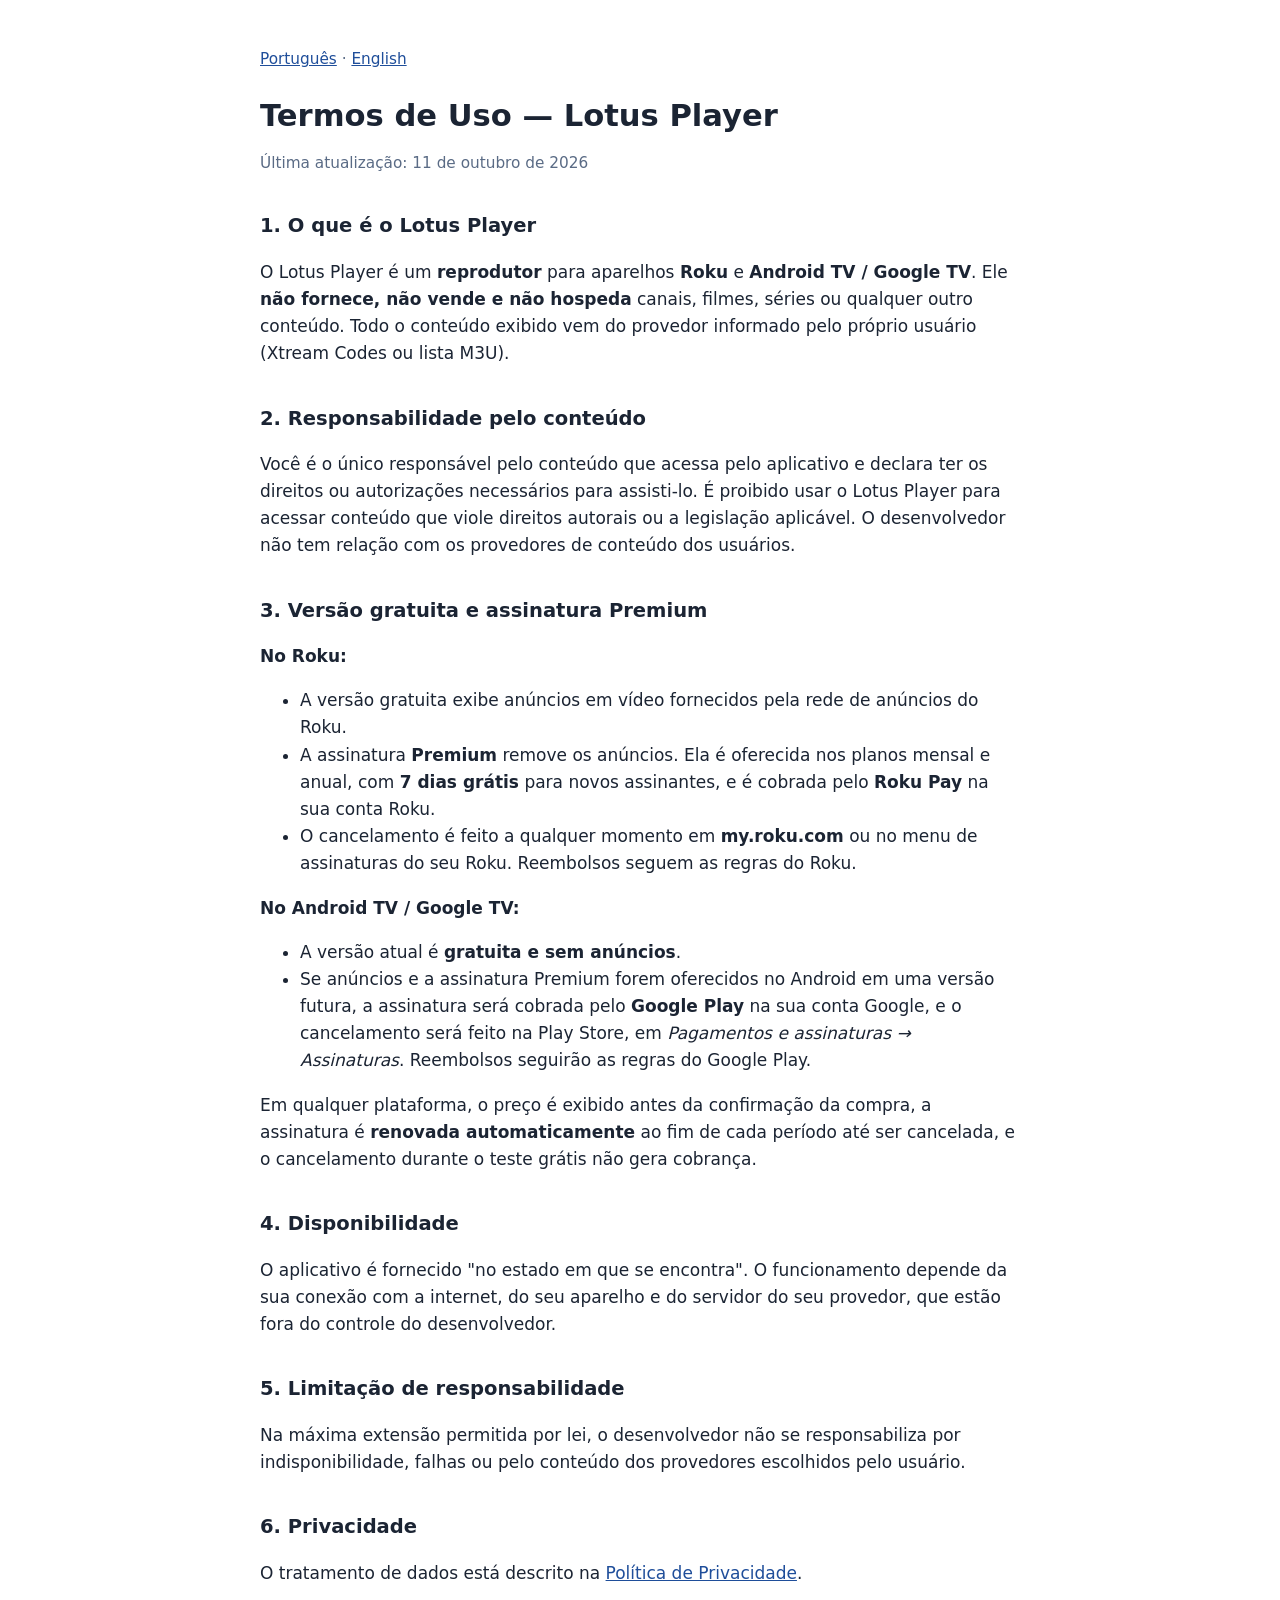
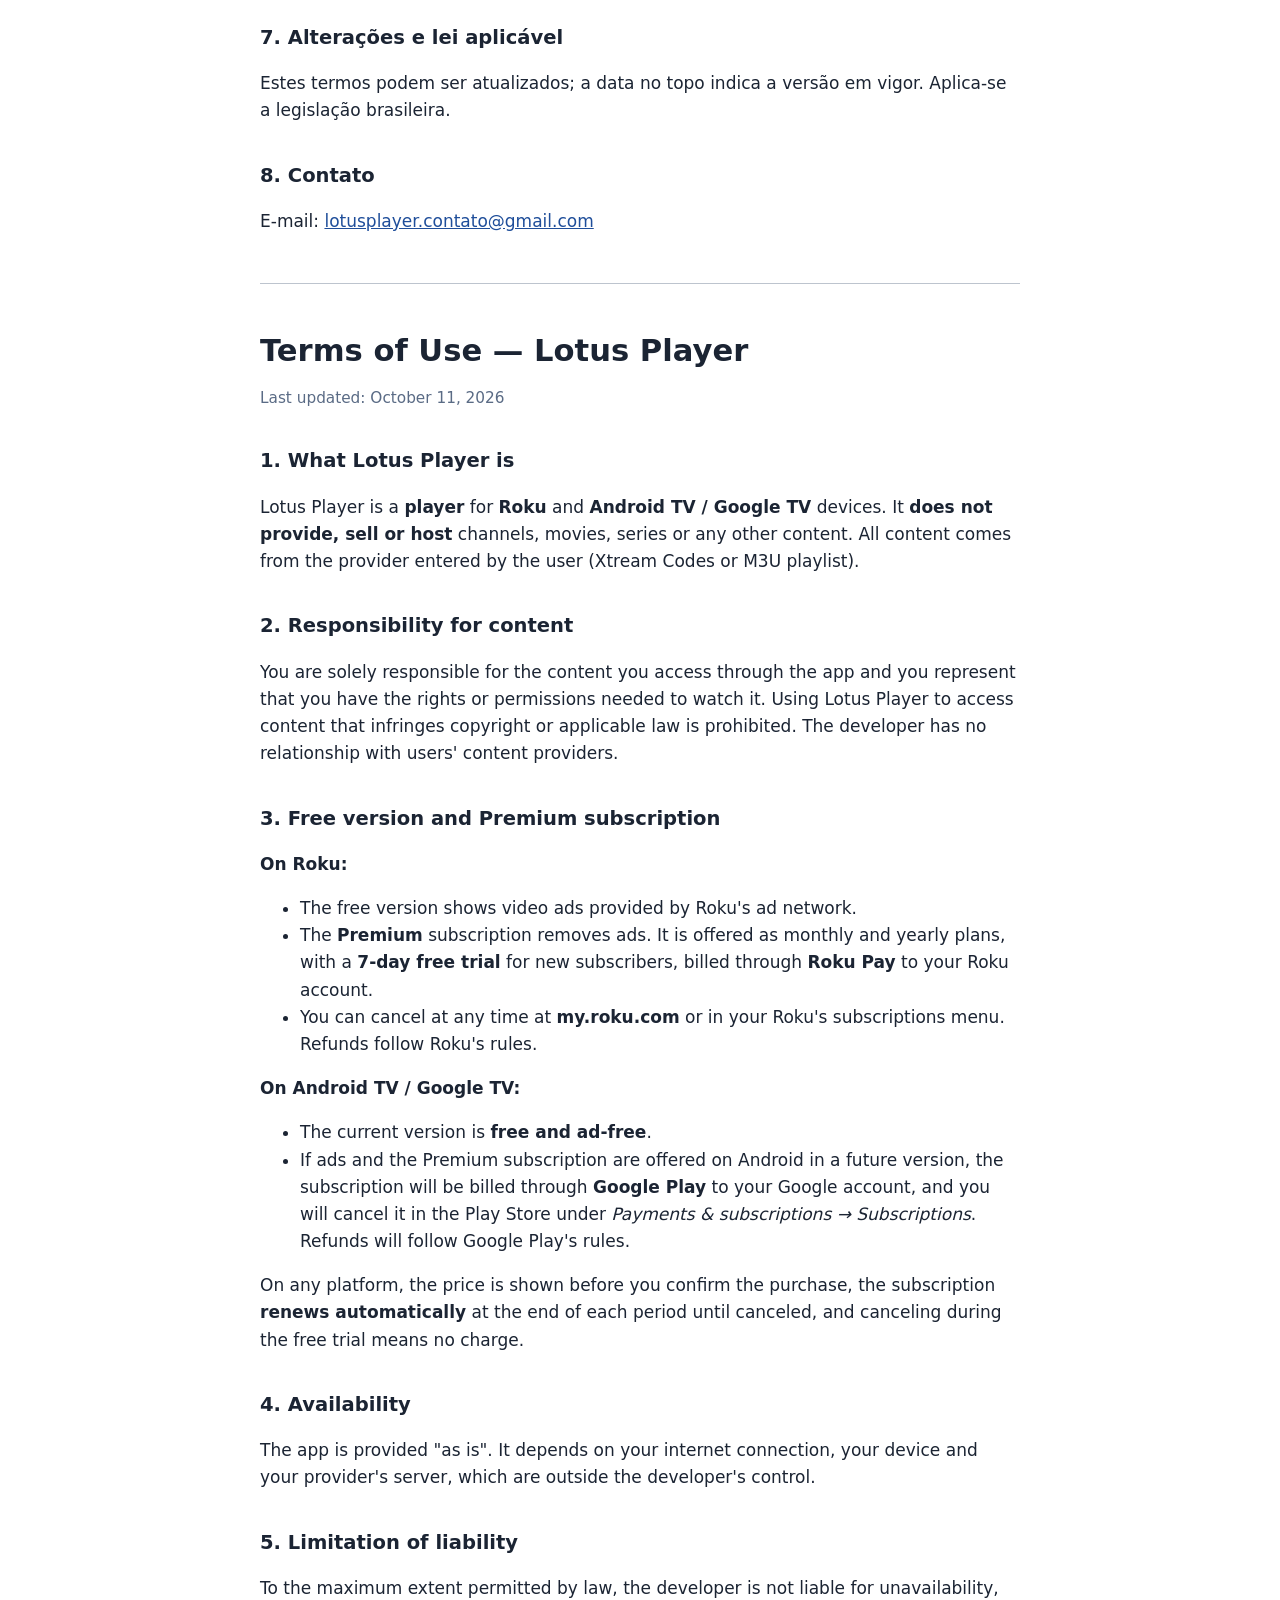
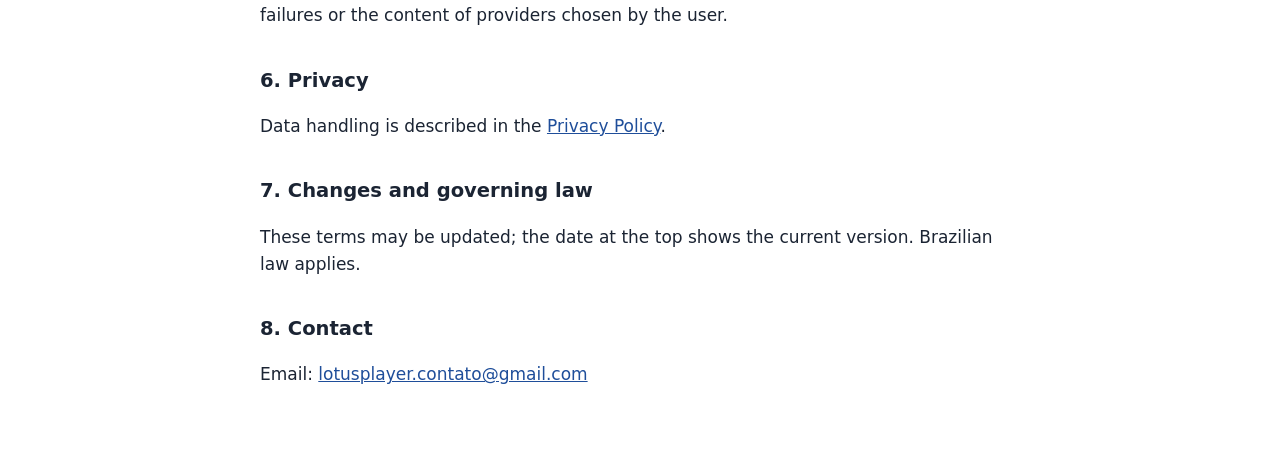
<file: termos.html>
<!doctype html>
<html lang="pt-BR">
<head>
<meta charset="utf-8">
<meta name="viewport" content="width=device-width, initial-scale=1">
<title>Lotus Player — Termos de Uso</title>
<link rel="stylesheet" href="estilo.css">
</head>
<body>
<main>
<p class="idiomas"><a href="#pt">Português</a> · <a href="#en">English</a></p>

<section id="pt" lang="pt-BR">
<h1>Termos de Uso — Lotus Player</h1>
<p class="data">Última atualização: 11 de outubro de 2026</p>

<h2>1. O que é o Lotus Player</h2>
<p>O Lotus Player é um <strong>reprodutor</strong> para aparelhos <strong>Roku</strong> e <strong>Android TV / Google TV</strong>. Ele <strong>não fornece, não vende e não hospeda</strong> canais, filmes, séries ou qualquer outro conteúdo. Todo o conteúdo exibido vem do provedor informado pelo próprio usuário (Xtream Codes ou lista M3U).</p>

<h2>2. Responsabilidade pelo conteúdo</h2>
<p>Você é o único responsável pelo conteúdo que acessa pelo aplicativo e declara ter os direitos ou autorizações necessários para assisti-lo. É proibido usar o Lotus Player para acessar conteúdo que viole direitos autorais ou a legislação aplicável. O desenvolvedor não tem relação com os provedores de conteúdo dos usuários.</p>

<h2>3. Versão gratuita e assinatura Premium</h2>
<p><strong>No Roku:</strong></p>
<ul>
<li>A versão gratuita exibe anúncios em vídeo fornecidos pela rede de anúncios do Roku.</li>
<li>A assinatura <strong>Premium</strong> remove os anúncios. Ela é oferecida nos planos mensal e anual, com <strong>7 dias grátis</strong> para novos assinantes, e é cobrada pelo <strong>Roku Pay</strong> na sua conta Roku.</li>
<li>O cancelamento é feito a qualquer momento em <strong>my.roku.com</strong> ou no menu de assinaturas do seu Roku. Reembolsos seguem as regras do Roku.</li>
</ul>
<p><strong>No Android TV / Google TV:</strong></p>
<ul>
<li>A versão atual é <strong>gratuita e sem anúncios</strong>.</li>
<li>Se anúncios e a assinatura Premium forem oferecidos no Android em uma versão futura, a assinatura será cobrada pelo <strong>Google Play</strong> na sua conta Google, e o cancelamento será feito na Play Store, em <em>Pagamentos e assinaturas → Assinaturas</em>. Reembolsos seguirão as regras do Google Play.</li>
</ul>
<p>Em qualquer plataforma, o preço é exibido antes da confirmação da compra, a assinatura é <strong>renovada automaticamente</strong> ao fim de cada período até ser cancelada, e o cancelamento durante o teste grátis não gera cobrança.</p>

<h2>4. Disponibilidade</h2>
<p>O aplicativo é fornecido "no estado em que se encontra". O funcionamento depende da sua conexão com a internet, do seu aparelho e do servidor do seu provedor, que estão fora do controle do desenvolvedor.</p>

<h2>5. Limitação de responsabilidade</h2>
<p>Na máxima extensão permitida por lei, o desenvolvedor não se responsabiliza por indisponibilidade, falhas ou pelo conteúdo dos provedores escolhidos pelo usuário.</p>

<h2>6. Privacidade</h2>
<p>O tratamento de dados está descrito na <a href="privacidade.html">Política de Privacidade</a>.</p>

<h2>7. Alterações e lei aplicável</h2>
<p>Estes termos podem ser atualizados; a data no topo indica a versão em vigor. Aplica-se a legislação brasileira.</p>

<h2>8. Contato</h2>
<p>E-mail: <a href="mailto:lotusplayer.contato@gmail.com">lotusplayer.contato@gmail.com</a></p>
</section>

<hr>

<section id="en" lang="en">
<h1>Terms of Use — Lotus Player</h1>
<p class="data">Last updated: October 11, 2026</p>

<h2>1. What Lotus Player is</h2>
<p>Lotus Player is a <strong>player</strong> for <strong>Roku</strong> and <strong>Android TV / Google TV</strong> devices. It <strong>does not provide, sell or host</strong> channels, movies, series or any other content. All content comes from the provider entered by the user (Xtream Codes or M3U playlist).</p>

<h2>2. Responsibility for content</h2>
<p>You are solely responsible for the content you access through the app and you represent that you have the rights or permissions needed to watch it. Using Lotus Player to access content that infringes copyright or applicable law is prohibited. The developer has no relationship with users' content providers.</p>

<h2>3. Free version and Premium subscription</h2>
<p><strong>On Roku:</strong></p>
<ul>
<li>The free version shows video ads provided by Roku's ad network.</li>
<li>The <strong>Premium</strong> subscription removes ads. It is offered as monthly and yearly plans, with a <strong>7-day free trial</strong> for new subscribers, billed through <strong>Roku Pay</strong> to your Roku account.</li>
<li>You can cancel at any time at <strong>my.roku.com</strong> or in your Roku's subscriptions menu. Refunds follow Roku's rules.</li>
</ul>
<p><strong>On Android TV / Google TV:</strong></p>
<ul>
<li>The current version is <strong>free and ad-free</strong>.</li>
<li>If ads and the Premium subscription are offered on Android in a future version, the subscription will be billed through <strong>Google Play</strong> to your Google account, and you will cancel it in the Play Store under <em>Payments &amp; subscriptions → Subscriptions</em>. Refunds will follow Google Play's rules.</li>
</ul>
<p>On any platform, the price is shown before you confirm the purchase, the subscription <strong>renews automatically</strong> at the end of each period until canceled, and canceling during the free trial means no charge.</p>

<h2>4. Availability</h2>
<p>The app is provided "as is". It depends on your internet connection, your device and your provider's server, which are outside the developer's control.</p>

<h2>5. Limitation of liability</h2>
<p>To the maximum extent permitted by law, the developer is not liable for unavailability, failures or the content of providers chosen by the user.</p>

<h2>6. Privacy</h2>
<p>Data handling is described in the <a href="privacidade.html#en">Privacy Policy</a>.</p>

<h2>7. Changes and governing law</h2>
<p>These terms may be updated; the date at the top shows the current version. Brazilian law applies.</p>

<h2>8. Contact</h2>
<p>Email: <a href="mailto:lotusplayer.contato@gmail.com">lotusplayer.contato@gmail.com</a></p>
</section>
</main>
</body>
</html>
</file>
<file: estilo.css>
:root {
    --fundo: #ffffff;
    --texto: #1b2433;
    --suave: #5a6b85;
    --destaque: #1f4e9a;
}
@media (prefers-color-scheme: dark) {
    :root {
        --fundo: #07111f;
        --texto: #e3e9f3;
        --suave: #8fa3c2;
        --destaque: #7aa7ff;
    }
}
body {
    margin: 0;
    background: var(--fundo);
    color: var(--texto);
    font: 17px/1.6 system-ui, -apple-system, "Segoe UI", Roboto, sans-serif;
}
main {
    max-width: 760px;
    margin: 0 auto;
    padding: 32px 16px 64px;
}
h1 { font-size: 1.8em; line-height: 1.25; margin-bottom: 0.2em; }
h2 { font-size: 1.15em; margin-top: 1.8em; }
a { color: var(--destaque); }
.data, .idiomas { color: var(--suave); font-size: 0.9em; }
hr { border: 0; border-top: 1px solid var(--suave); margin: 48px 0; opacity: 0.4; }
.capa { display: block; width: 100%; height: auto; border-radius: 8px; }
.baixar {
    display: inline-block;
    padding: 12px 28px;
    border-radius: 8px;
    background: var(--destaque);
    color: var(--fundo);
    font-weight: 600;
    text-decoration: none;
}
code { font-size: 0.95em; overflow-wrap: anywhere; }
.codigo { font-size: 1.25em; letter-spacing: 0.05em; color: var(--destaque); }
</file>
